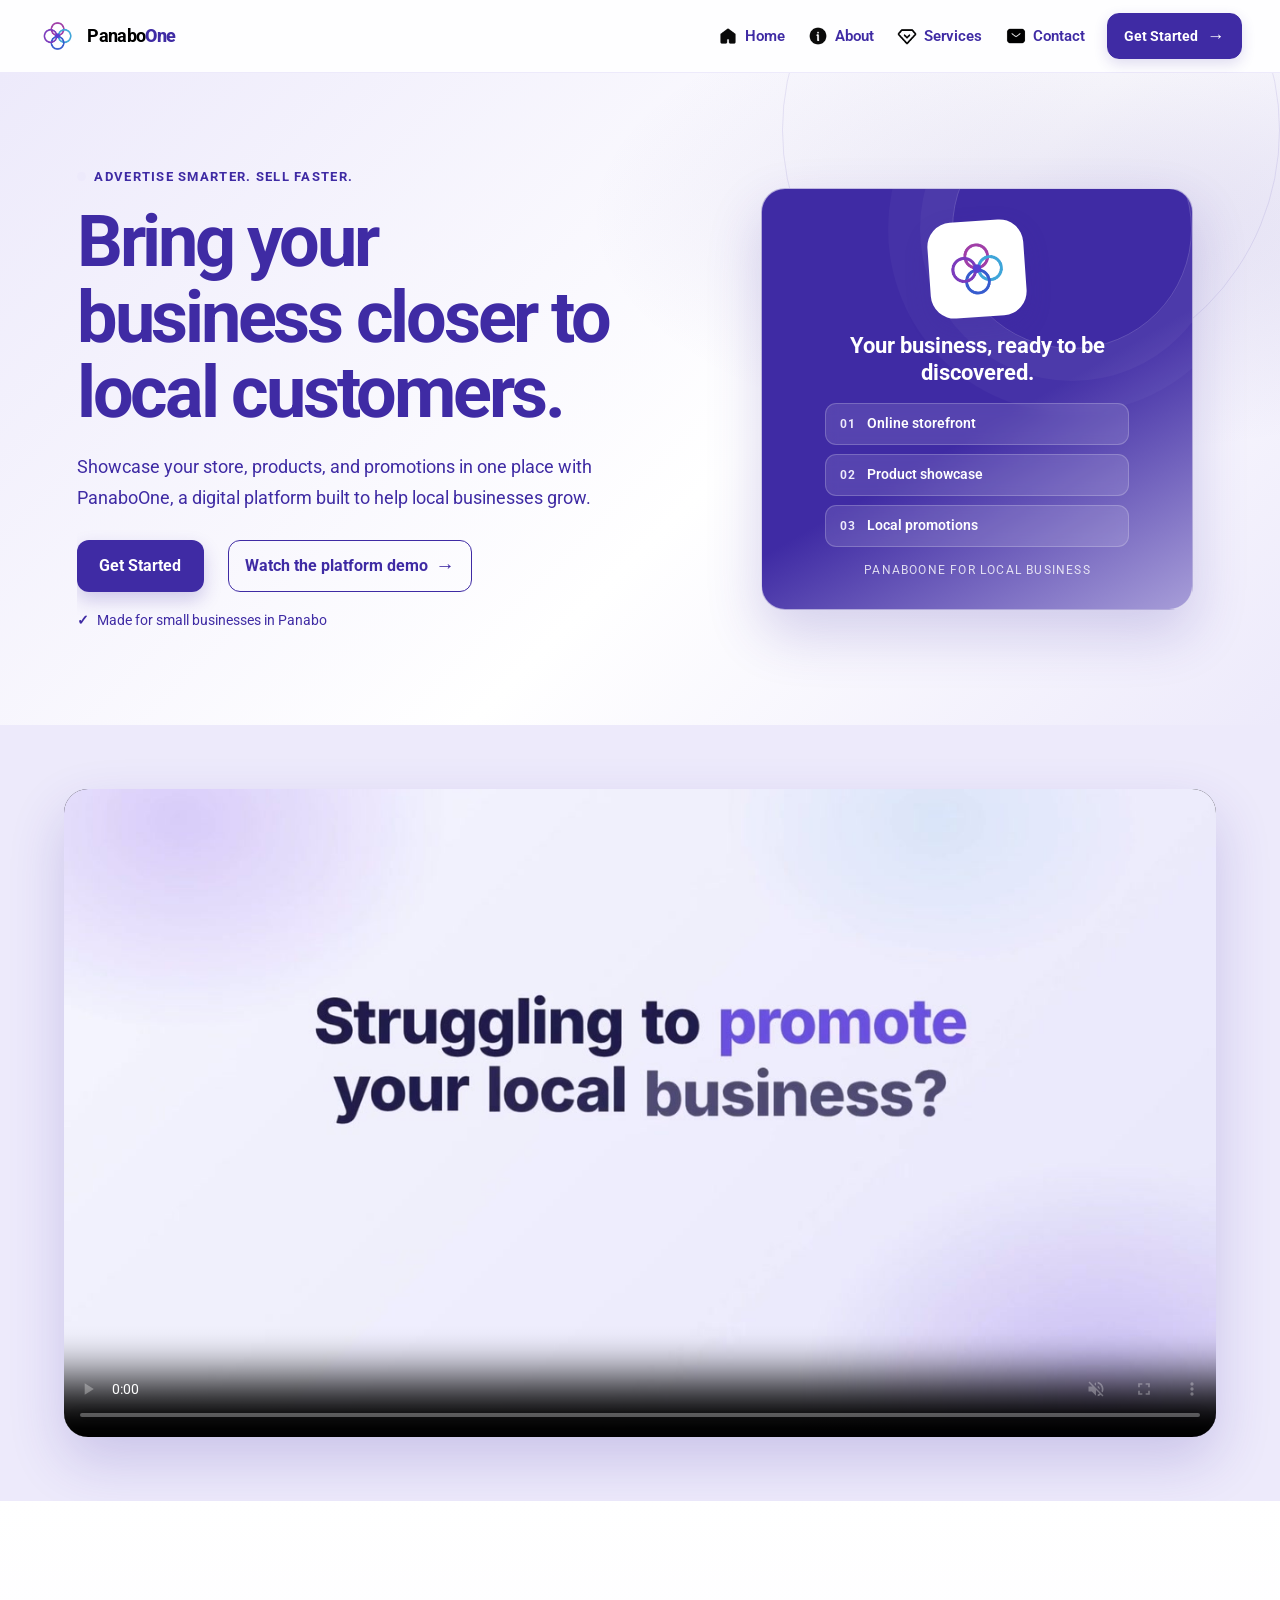
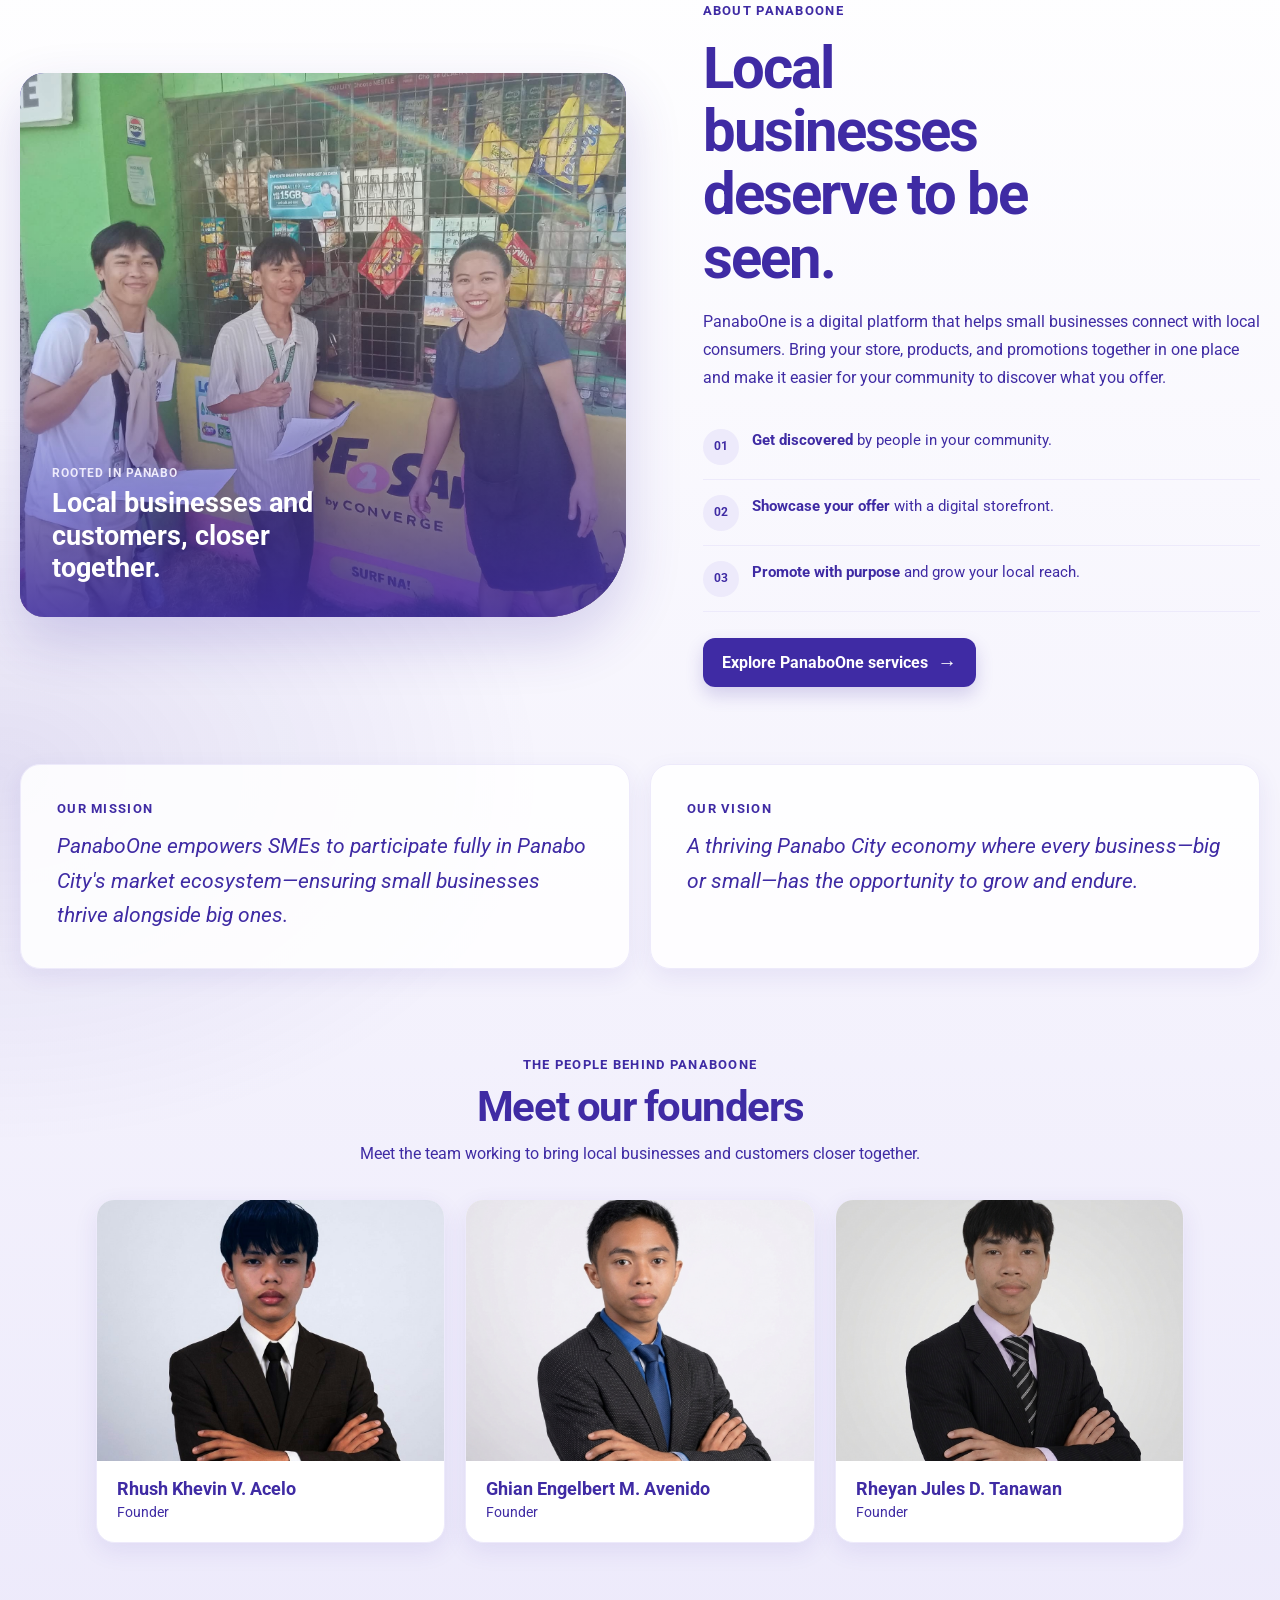
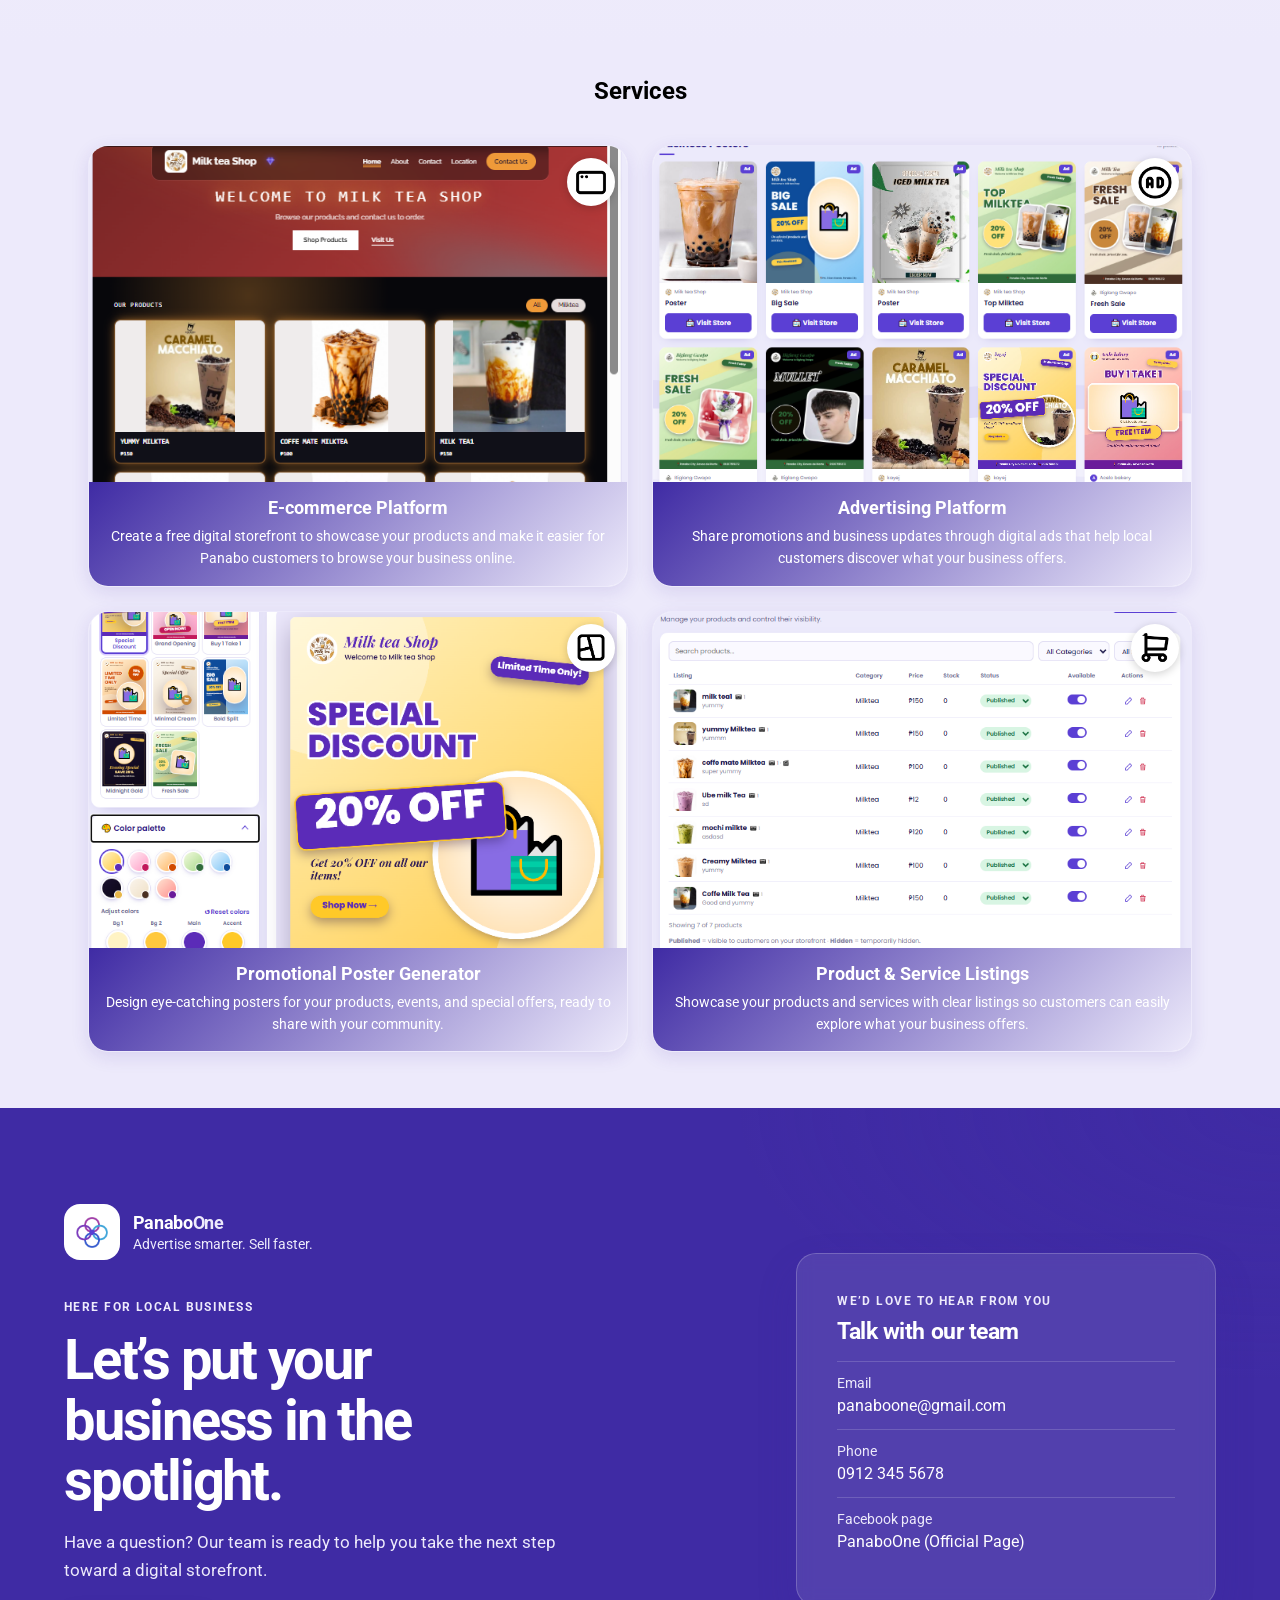
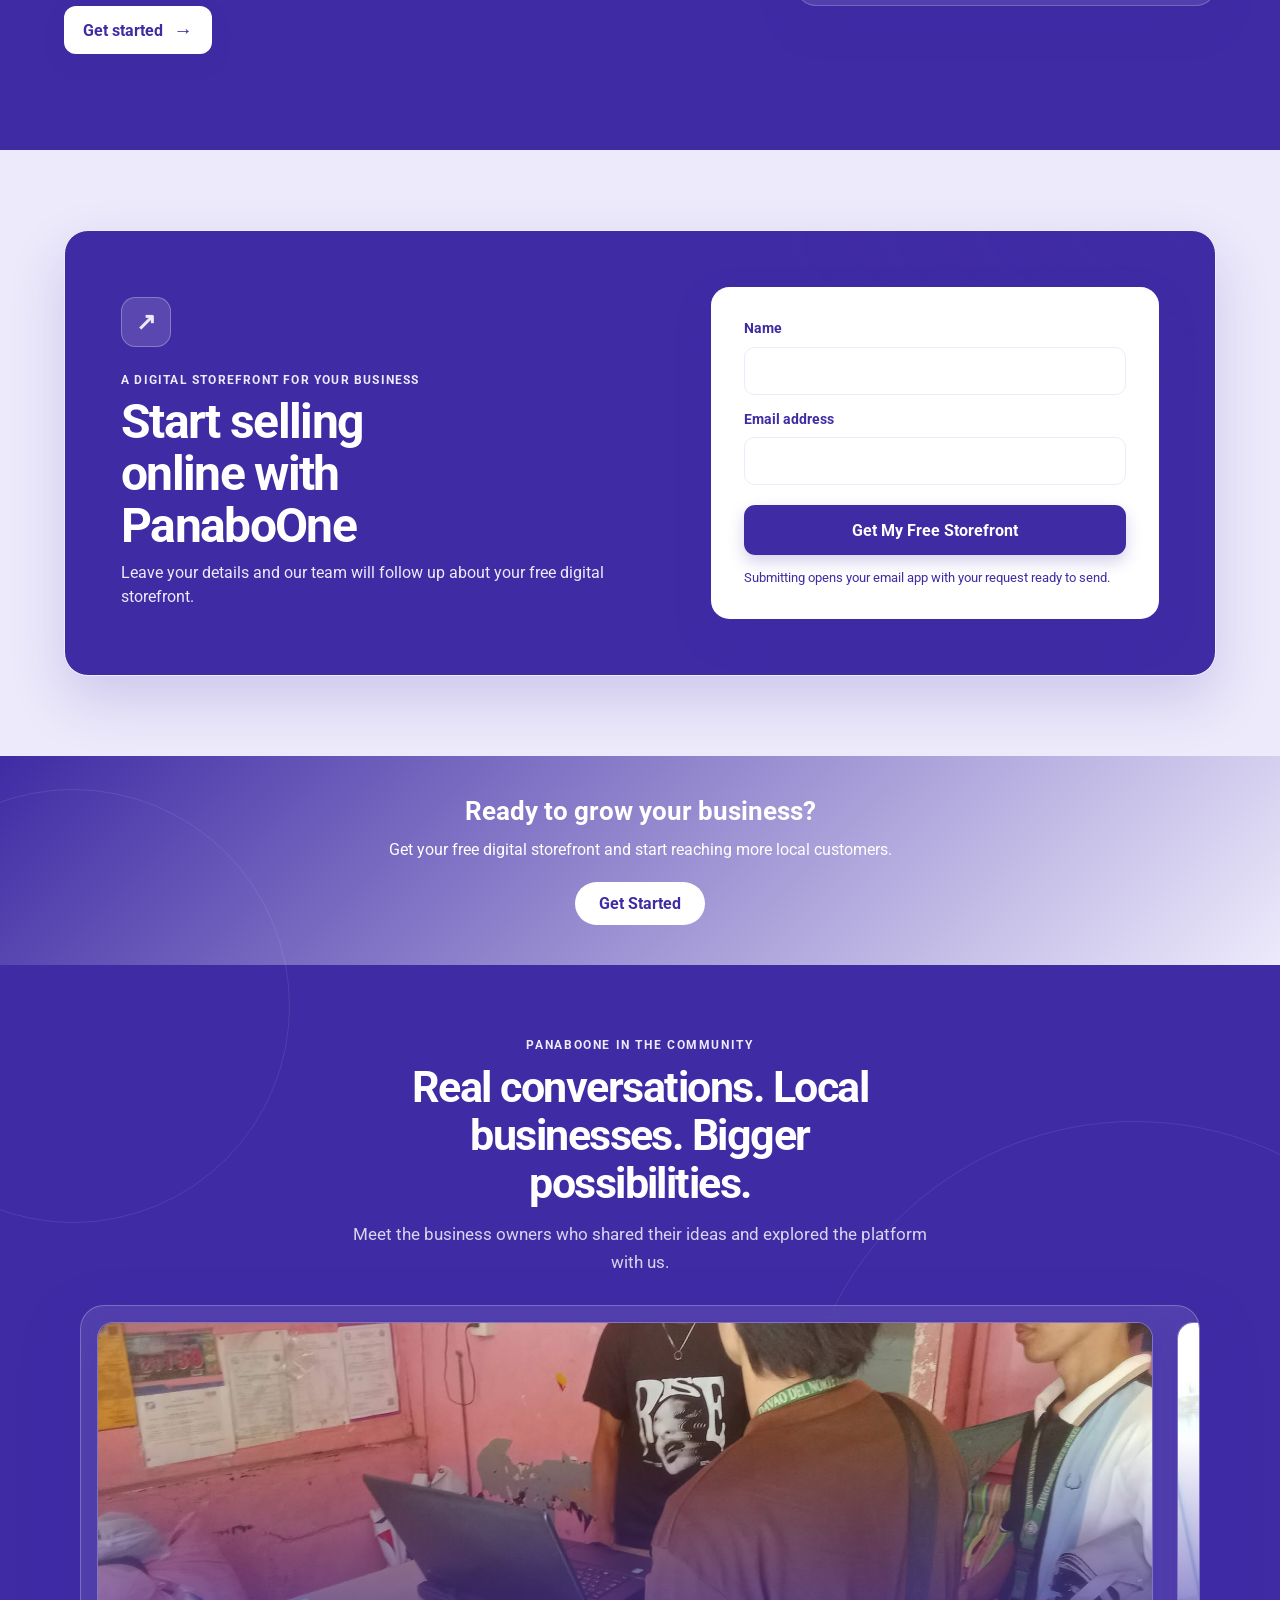
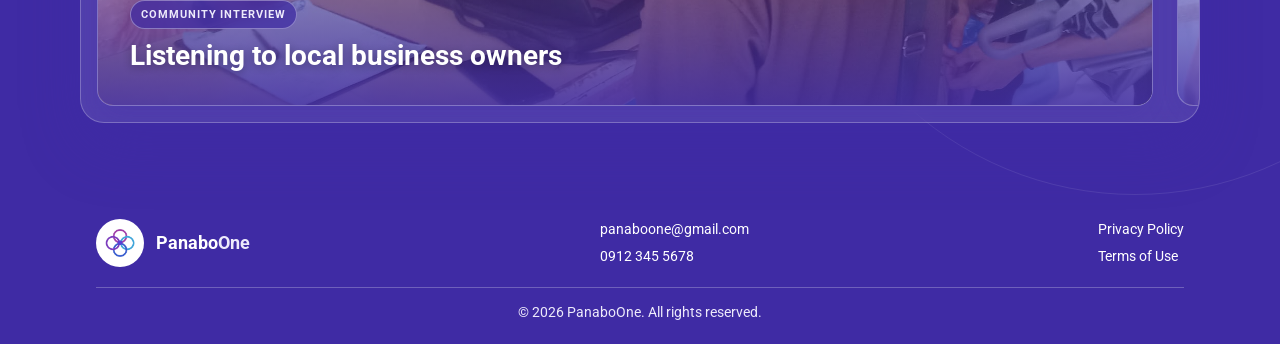
<file: index.html>
<!DOCTYPE html>
<html lang="en">
<head>
    <meta charset="UTF-8">
    <meta name="viewport" content="width=device-width, initial-scale=1.0">
    <title>PanaboOne | Landing Page</title>
    <link rel="stylesheet" href="index.css">
    <link rel="stylesheet" href="https://fonts.googleapis.com/css?family=Roboto">
</head>
<body>
    <header>
        <!-- Navigation wrapper -->
        <div id="nav-container">
            <!-- Brand link -->
            <a class="site-brand" href="#home" aria-label="PanaboOne home">
                <!-- Brand logo -->
                <img src="Assets/Logo-v2.png" alt="" id="logo">
                <span style="font-family: Roboto; font-weight: bold; color: black;">Panabo<strong>One</strong></span>
            </a>
            <!-- Navigation controls -->
            <div id="nav-menu-icon-container">
                <nav id="nav" aria-label="Main navigation" aria-hidden="true">
                    <!-- Navigation panel heading -->
                    <div class="nav-panel-heading">
                        <span>Explore PanaboOne</span>
                        <p>Discover how we help local businesses grow.</p>
                    </div>
                    <ul>
                        <li><a href="#home"><!-- Home icon --><img src="Assets/Home-icon.png" alt="">Home</a></li>
                        <li><a href="#about"><!-- About icon --><img src="Assets/about-icon.png" alt="">About</a></li>
                        <li><a href="#services"><!-- Services icon --><img src="Assets/services-icon.png" alt="">Services</a></li>
                        <li><a href="#contact"><!-- Contact icon --><img src="Assets/contact-icon.png" alt="">Contact</a></li>
                    </ul>
                </nav>
                <!-- Navigation call to action -->
                <a class="nav-cta" href="https://yanyanui.github.io/PanaboOne/CreateAccount/createAccount.html" target="_blank">Get Started <span aria-hidden="true">&rarr;</span></a>
                <button id="nav-btn" type="button" aria-label="Open navigation menu" aria-controls="nav" aria-expanded="false">
                    <!-- Mobile menu icon -->
                    <img src="Assets/menu-icon-black.png" alt="" id="nav-menu-icon">
                </button>
            </div>
        </div>
    </header>
    <!-- Navigation overlay -->
    <button id="nav-overlay" type="button" aria-label="Close navigation menu" tabindex="-1" hidden></button>
    <main>
        <!-- Home hero section -->
        <section id="home" class="sections">
            <!-- Hero layout -->
            <div id="hero-cont">
                <!-- Hero text -->
                <div class="hero-copy">
                    <p class="hero-eyebrow">Advertise smarter. Sell faster.</p>
                    <h1>Bring your business closer to <span>local customers.</span></h1>
                    <p class="hero-description">
                        Showcase your store, products, and promotions in one place with PanaboOne,
                        a digital platform built to help local businesses grow.
                    </p>
                    <!-- Hero actions -->
                    <div class="hero-actions">
                        <!-- Account link -->
                        <a href="https://yanyanui.github.io/PanaboOne/CreateAccount/createAccount.html" target="_blank" id="CTA-btn">Get Started</a>
                        <!-- Demo link -->
                        <a href="./Demo/demo.html" class="demo-button">Watch the platform demo <span aria-hidden="true">&rarr;</span></a>
                    </div>
                    <p class="hero-note">Made for small businesses in Panabo</p>
                </div>
                <!-- Hero visual -->
                <div class="hero-visual" aria-label="Ways PanaboOne helps your business">
                    <!-- Visual glow -->
                    <div class="hero-visual-glow"></div>
                    <!-- Hero logo -->
                    <div class="hero-logo-wrap">
                        <!-- Hero brand image -->
                        <img src="Assets/Logo-v2.png" alt="panaboOne logo">
                    </div>
                    <p class="hero-visual-title">Your business, ready to be discovered.</p>
                    <ul class="hero-feature-list">
                        <li><span aria-hidden="true">01</span> Online storefront</li>
                        <li><span aria-hidden="true">02</span> Product showcase</li>
                        <li><span aria-hidden="true">03</span> Local promotions</li>
                    </ul>
                    <span class="hero-visual-tag">PanaboOne for local business</span>
                </div>
            </div>  
            <!-- Home video -->
            <div class="home-video-container">
                <video
                    class="home-video-player"
                    muted
                    loop
                    playsinline
                    controls
                    preload="none"
                    poster="Assets/SaaSPanabo-poster.jpg"
                    aria-label="PanaboOne promotional video">
                    <source src="Assets/SaaSPanabo-web.mp4" type="video/mp4">
                    Your browser does not support embedded videos.
                </video>
            </div>
        </section>

        <!-- About section -->
        <section id="about" class="sections">
            <!-- About layout -->
            <div class="about-layout">
                <!-- About image -->
                <div class="about-visual">
                    <!-- About team photo -->
                    <img src="Assets/inerview1.jpg" alt="PanaboOne team showcasing digital storefronts inside a local business">
                    <!-- About image caption -->
                    <div class="about-visual-caption">
                        <span>Rooted in Panabo</span>
                        <strong>Local businesses and customers, closer together.</strong>
                    </div>
                </div>
                <!-- About text -->
                <div class="about-copy">
                    <p class="about-eyebrow">About PanaboOne</p>
                    <h2>Local businesses deserve to be seen.</h2>
                    <p>
                        PanaboOne is a digital platform that helps small businesses connect with local consumers.
                        Bring your store, products, and promotions together in one place and make it easier for your
                        community to discover what you offer.
                    </p>
                    <ul class="about-benefits">
                        <li><span aria-hidden="true">01</span><span><strong>Get discovered</strong> by people in your community.</span></li>
                        <li><span aria-hidden="true">02</span><span><strong>Showcase your offer</strong> with a digital storefront.</span></li>
                        <li><span aria-hidden="true">03</span><span><strong>Promote with purpose</strong> and grow your local reach.</span></li>
                    </ul>
                    <!-- Services link -->
                    <a class="about-cta" href="#services">Explore PanaboOne services <span aria-hidden="true">&rarr;</span></a>
                </div>
            </div>
            <!-- Mission and vision -->
            <div class="about-purpose" aria-label="PanaboOne mission and vision">
                <article class="purpose-card" aria-labelledby="mission-heading">
                    <h3 id="mission-heading">Our Mission</h3>
                    <p><em>PanaboOne empowers SMEs to participate fully in Panabo City's market ecosystem—ensuring small businesses thrive alongside big ones.</em></p>
                </article>
                <article class="purpose-card" aria-labelledby="vision-heading">
                    <h3 id="vision-heading">Our Vision</h3>
                    <p><em>A thriving Panabo City economy where every business—big or small—has the opportunity to grow and endure.</em></p>
                </article>
            </div>
            <!-- Founders section -->
            <div class="founders-section" aria-labelledby="founders-heading">
                <!-- Founders heading -->
                <div class="founders-heading">
                    <p class="about-eyebrow">The people behind PanaboOne</p>
                    <h2 id="founders-heading">Meet our founders</h2>
                    <p>Meet the team working to bring local businesses and customers closer together.</p>
                </div>
                <!-- Founders grid -->
                <div class="founders-grid">
                    <article class="founder-card">
                        <!-- Rhush Khevin portrait -->
                        <img src="Assets/founders-1.jpg" alt="Portrait of founder Adrian Santos" loading="lazy">
                        <!-- Rhush Khevin details -->
                        <div class="founder-info">
                            <h3>Rhush Khevin V. Acelo</h3>
                            <p>Founder</p>
                        </div>
                    </article>
                    <article class="founder-card">
                        <!-- Ghian Avenido portrait -->
                        <img src="Assets/founders-2.jpg" alt="Portrait of founder Camille Reyes" loading="lazy">
                        <!-- Ghian Avenido details -->
                        <div class="founder-info">
                            <h3>Ghian Engelbert M. Avenido</h3>
                            <p>Founder</p>
                        </div>
                    </article>
                    <article class="founder-card">
                        <!-- Rheyan Tanawan portrait -->
                        <img src="Assets/founders-3.jpg" alt="Portrait of founder Marco Villanueva" loading="lazy">
                        <!-- Rheyan Tanawan details -->
                        <div class="founder-info">
                            <h3>Rheyan Jules D. Tanawan</h3>
                            <p>Founder</p>
                        </div>
                    </article>
                </div>
            </div>
        </section>

        <!-- Services section -->
        <section id="services">
            <h1 >Services</h1>
            <!-- Services grid -->
            <div id="carousel-container" class="services-grid">
                <!-- E-commerce service -->
                <div class="carousel-card">
                    <!-- E-commerce icon -->
                    <img class="service-icons" src="Assets/App Window.png" alt="e-commerce icon">
                    <!-- E-commerce preview -->
                    <div class="carousel-img-container">
                        <img  class="service-img" src="Assets/storefront.png" alt="e-commerce platform">
                    </div>
                    <!-- E-commerce details -->
                    <div class="carousel-description">
                        <h2>E-commerce Platform</h2>
                        <p>Create a free digital storefront to showcase your products and make it easier for Panabo customers to browse your business online.</p>
                    </div>
                </div>
                <!-- Advertising service -->
                <div class="carousel-card">
                    <!-- Advertising icon -->
                    <img class="service-icons" src="Assets/Ad Circle.png" alt="e-commerce icon">
                    <!-- Advertising preview -->
                    <div class="carousel-img-container">
                        <img  class="service-img" src="Assets/advertisements.png" alt="e-commerce platform">
                    </div>
                    <!-- Advertising details -->
                    <div class="carousel-description">
                        <h2>Advertising Platform</h2>
                        <p>Share promotions and business updates through digital ads that help local customers discover what your business offers.</p>
                    </div>
                </div>
                <!-- Poster generator service -->
                <div class="carousel-card">
                    <!-- Poster icon -->
                    <img class="service-icons" src="Assets/Layout Collage.png" alt="e-commerce icon">
                    <!-- Poster preview -->
                    <div class="carousel-img-container">
                        <img  class="service-img" src="Assets/Promotional-generation.png" alt="e-commerce platform">
                    </div>
                    <!-- Poster details -->
                    <div class="carousel-description">
                        <h2>Promotional Poster Generator</h2>
                        <p>Design eye-catching posters for your products, events, and special offers, ready to share with your community.</p>
                    </div>
                </div>
                <!-- Listings service -->
                <div class="carousel-card">
                    <!-- Listings icon -->
                    <img class="service-icons" src="Assets/Shopping Cart.png" alt="e-commerce icon">
                    <!-- Listings preview -->
                    <div class="carousel-img-container">
                        <img  class="service-img" src="Assets/product-list.png" alt="e-commerce platform">
                    </div>
                    <!-- Listings details -->
                    <div class="carousel-description">
                        <h2>Product &amp; Service Listings</h2>
                        <p>Showcase your products and services with clear listings so customers can easily explore what your business offers.</p>
                    </div>
                </div>
            </div>

        </section>

        <!-- Contact section -->
        <section id="contact" aria-labelledby="contact-heading">
            <!-- Contact layout -->
            <div class="contact-layout">
                <!-- Contact introduction -->
                <div class="contact-intro">
                    <!-- Contact brand -->
                    <div class="contact-brand">
                        <!-- Contact brand logo -->
                        <img src="Assets/Logo-v2.png" alt="">
                        <!-- Contact brand name -->
                        <div>
                            <h2>Panabo<span>One</span></h2>
                            <p>Advertise smarter. Sell faster.</p>
                        </div>
                    </div>
                    <p class="contact-eyebrow">Here for local business</p>
                    <h2 id="contact-heading">Let’s put your business in the spotlight.</h2>
                    <p class="contact-description">Have a question? Our team is ready to help you take the next step toward a digital storefront.</p>
                    <!-- Contact call to action -->
                    <a class="contact-cta" href="https://yanyanui.github.io/PanaboOne/CreateAccount/createAccount.html" target="_blank">Get started <span aria-hidden="true">&rarr;</span></a>
                </div>
                <!-- Contact details -->
                <div class="contact-details">
                    <p class="contact-details-eyebrow">We’d love to hear from you</p>
                    <h3>Talk with our team</h3>
                    <ul>
                        <li>
                            <span>Email</span>
                            <!-- Email link -->
                            <a href="mailto:panaboone@gmail.com">panaboone@gmail.com</a>
                        </li>
                        <li>
                            <span>Phone</span>
                            <!-- Phone link -->
                            <a href="tel:+639123455678">0912 345 5678</a>
                        </li>
                        <li>
                            <span>Facebook page</span>
                            <!-- Facebook link -->
                            <a href="https://www.facebook.com/profile.php?id=61596672921674" target="_blank"><p>PanaboOne (Official Page)</p></a>
                        </li>
                    </ul>
                </div>
            </div>
        </section>

        <!-- Lead capture section -->
        <section id="lead-capture" aria-labelledby="lead-capture-heading">
            <!-- Lead capture copy -->
            <div class="lead-capture-copy">
                <p class="lead-capture-eyebrow">A digital storefront for your business</p>
                <h2 id="lead-capture-heading">Start selling online with PanaboOne</h2>
                <p>Leave your details and our team will follow up about your free digital storefront.</p>
            </div>
            <form id="lead-form">
                <!-- Name field -->
                <label for="lead-name">Name</label>
                <input id="lead-name" name="name" type="text" autocomplete="name" required>

                <!-- Email field -->
                <label for="lead-email">Email address</label>
                <input id="lead-email" name="email" type="email" autocomplete="email" required>

                <!-- Submit request -->
                <button type="submit">Get My Free Storefront</button>
                <p class="lead-form-note">Submitting opens your email app with your request ready to send.</p>
            </form>
        </section>

        <!-- Final call to action -->
        <section id="final-cta" aria-labelledby="final-cta-heading">
            <h2 id="final-cta-heading">Ready to grow your business?</h2>
            <p>Get your free digital storefront and start reaching more local customers.</p>
            <!-- Final account link -->
            <a href="https://yanyanui.github.io/PanaboOne/CreateAccount/createAccount.html" target="_blank">Get Started</a>
        </section>
        <!-- Community showcase -->
        <div class="home-cont">
            <!-- Showcase heading -->
            <div class="showcase-heading">
                <p class="showcase-eyebrow">PanaboOne in the community</p>
                <h2>Real conversations. Local businesses. Bigger possibilities.</h2>
                <p>Meet the business owners who shared their ideas and explored the platform with us.</p>
            </div>
            <!-- Community carousel -->
            <div class="home-slideshow" id="home-slideshow" role="region" aria-label="PanaboOne interviews and platform testing" aria-roledescription="carousel">
                <!-- Carousel track -->
                <div class="slideshow-track">
                    <!-- Primary slideshow set -->
                    <div class="slideshow-set">
                        <figure class="slideshow-slide">
                            <!-- Community meeting -->
                            <img src="Assets/CV2.jpg" alt="Community members meeting with the PanaboOne team">
                            <figcaption><span>Community interview</span>Listening to local business owners</figcaption>
                        </figure>
                        <figure class="slideshow-slide">
                            <!-- Platform viewing -->
                            <img src="Assets/CV10.jpg" alt="Community members viewing the PanaboOne platform">
                            <figcaption><span>Platform walkthrough</span>Exploring PanaboOne together</figcaption>
                        </figure>
                        <figure class="slideshow-slide">
                            <!-- Laptop feedback -->
                            <img src="Assets/CV6.jpg" alt="A community member using a laptop during a PanaboOne visit">
                            <figcaption><span>Local user feedback</span>Ideas that help shape the experience</figcaption>
                        </figure>
                        <figure class="slideshow-slide">
                            <!-- Community demo -->
                            <img src="Assets/CV3.jpg" alt="The PanaboOne team speaking with community members">
                            <figcaption><span>Community demo</span>Bringing local businesses online</figcaption>
                        </figure>
                        <figure class="slideshow-slide">
                            <!-- Promotional image -->
                            <img src="Assets/promote-img.jpg" alt="PanaboOne promotional image featuring local businesses">
                            <figcaption><span>Made for Panabo</span>A brighter way to be discovered</figcaption>
                        </figure>
                    </div>
                    <!-- Repeated slideshow set -->
                    <div class="slideshow-set" aria-hidden="true">
                        <figure class="slideshow-slide">
                            <!-- Repeated community meeting -->
                            <img src="Assets/CV2.jpg" alt="">
                            <figcaption><span>Community interview</span>Listening to local business owners</figcaption>
                        </figure>
                        <figure class="slideshow-slide">
                            <!-- Repeated platform viewing -->
                            <img src="Assets/CV10.jpg" alt="">
                            <figcaption><span>Platform walkthrough</span>Exploring PanaboOne together</figcaption>
                        </figure>
                        <figure class="slideshow-slide">
                            <!-- Repeated laptop feedback -->
                            <img src="Assets/CV6.jpg" alt="">
                            <figcaption><span>Local user feedback</span>Ideas that help shape the experience</figcaption>
                        </figure>
                        <figure class="slideshow-slide">
                            <!-- Repeated community demo -->
                            <img src="Assets/CV3.jpg" alt="">
                            <figcaption><span>Community demo</span>Bringing local businesses online</figcaption>
                        </figure>
                        <figure class="slideshow-slide">
                            <!-- Repeated promotional image -->
                            <img src="Assets/promote-img.jpg" alt="">
                            <figcaption><span>Made for Panabo</span>A brighter way to be discovered</figcaption>
                        </figure>
                    </div>
                </div>
            </div>
        </div>
    </main>
    <script src="index.js"></script>
    <footer id="site-footer">
        <!-- Footer main content -->
        <div class="footer-main">
            <!-- Footer brand link -->
            <a class="footer-brand" href="#home" aria-label="PanaboOne home">
                <!-- Footer brand logo -->
                <img src="Assets/Logo-v2.png" alt="">
                <strong>Panabo<span>One</span></strong>
            </a>
            <!-- Footer contact links -->
            <address class="footer-contact">
                <!-- Footer email link -->
                <a href="mailto:panaboone@gmail.com">panaboone@gmail.com</a>
                <!-- Footer phone link -->
                <a href="tel:+639123455678">0912 345 5678</a>
            </address>
            <!-- Footer legal links -->
            <nav class="footer-legal" aria-label="Legal">
                <!-- Privacy policy link -->
                <a href="./Privacy-Terms/privacy-policy.html">Privacy Policy</a>
                <!-- Terms of use link -->
                <a href="./Privacy-Terms/terms-of-use.html">Terms of Use</a>
            </nav>
        </div>
        <p class="footer-copyright">&copy; 2026 PanaboOne. All rights reserved.</p>
    </footer>
</body>
</html>
</file>
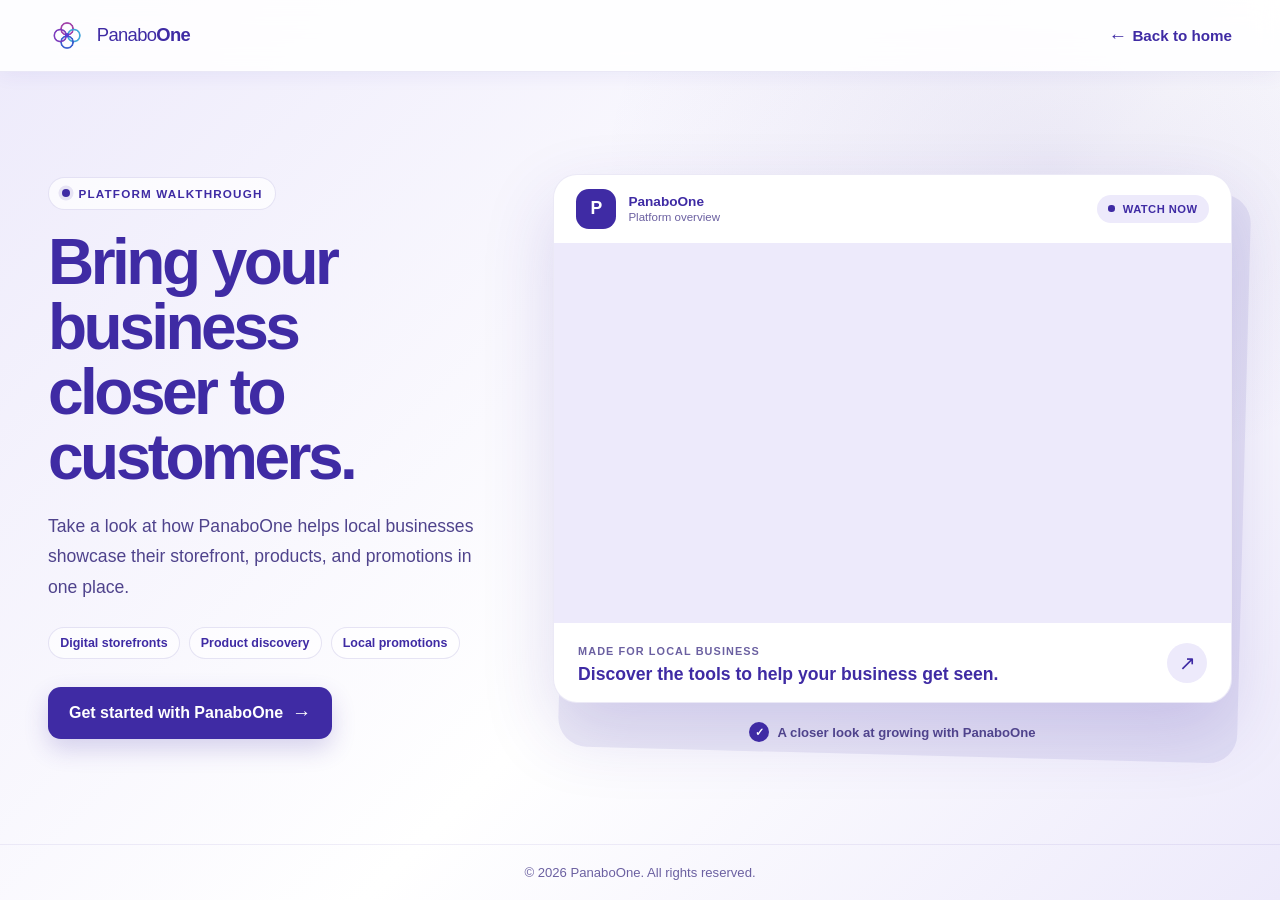
<file: Demo/demo.html>
<!DOCTYPE html>
<html lang="en">
<head>
    <meta charset="UTF-8">
    <meta name="viewport" content="width=device-width, initial-scale=1.0">
    <meta name="description" content="Watch a demonstration of how to use the PanaboOne platform.">
    <title>Platform Demo | PanaboOne</title>
    <link rel="stylesheet" href="demo.css">
</head>
<body>
    <header class="demo-header">
        <!-- Demo brand link -->
        <a class="demo-brand" href="index.html" aria-label="PanaboOne home">
            <!-- Demo logo -->
            <img src="../Assets/Logo-v2.png" alt="">
            <span>Panabo<strong>One</strong></span>
        </a>
        <!-- Return link -->
        <a class="back-link" href="../index.html"><span aria-hidden="true">&larr;</span> Back to home</a>
    </header>
    <main class="demo-main">
        <!-- Demo section -->
        <section class="demo-content" aria-labelledby="demo-heading">
            <!-- Demo introduction -->
            <div class="demo-copy">
                <p class="demo-eyebrow"><span aria-hidden="true"></span> Platform walkthrough</p>
                <h1 id="demo-heading">Bring your business <span>closer to customers.</span></h1>
                <p class="demo-intro">Take a look at how PanaboOne helps local businesses showcase their storefront, products, and promotions in one place.</p>
                <ul class="demo-highlights" aria-label="What you can explore">
                    <li>Digital storefronts</li>
                    <li>Product discovery</li>
                    <li>Local promotions</li>
                </ul>
                <!-- Get started link -->
                <a class="demo-cta" href="https://panaboone.vercel.app/CreateAccount/createAccount.html" target="_blank" rel="noopener noreferrer">Get started with PanaboOne <span aria-hidden="true">&rarr;</span></a>
            </div>
            <!-- Video showcase -->
            <div class="video-showcase">
                <!-- Video card -->
                <div class="video-card">
                    <!-- Video toolbar -->
                    <div class="video-toolbar">
                        <div class="video-brand-mark" aria-hidden="true">P</div>
                        <div class="video-toolbar-copy">
                            <strong>PanaboOne</strong>
                            <span>Platform overview</span>
                        </div>
                        <span class="video-badge"><span aria-hidden="true"></span> Watch now</span>
                    </div>
                    <!-- Embedded video -->
                    <div class="video-frame">
                        <iframe src="https://www.facebook.com/plugins/video.php?height=314&href=https%3A%2F%2Fwww.facebook.com%2Freel%2F2085070168881008%2F&show_text=false&width=560&t=0"
                         width="560" height="314" style="border:none;overflow:hidden"
                         scrolling="no" frameborder="0" allowfullscreen="true" allow="autoplay;
                         clipboard-write; encrypted-media; picture-in-picture; web-share"
                         allowFullScreen="true">
                        </iframe>
                    </div>
                    <!-- Video caption -->
                    <div class="video-caption">
                        <div>
                            <span class="video-caption-label">Made for local business</span>
                            <p>Discover the tools to help your business get seen.</p>
                        </div>
                        <span class="video-caption-arrow" aria-hidden="true">&nearr;</span>
                    </div>
                </div>
                <p class="video-note"><span aria-hidden="true">&#10003;</span> A closer look at growing with PanaboOne</p>
            </div>
        </section>
    </main>
    <footer class="demo-footer">
        <p>&copy; 2026 PanaboOne. All rights reserved.</p>
    </footer>
</body>
</html>
</file>
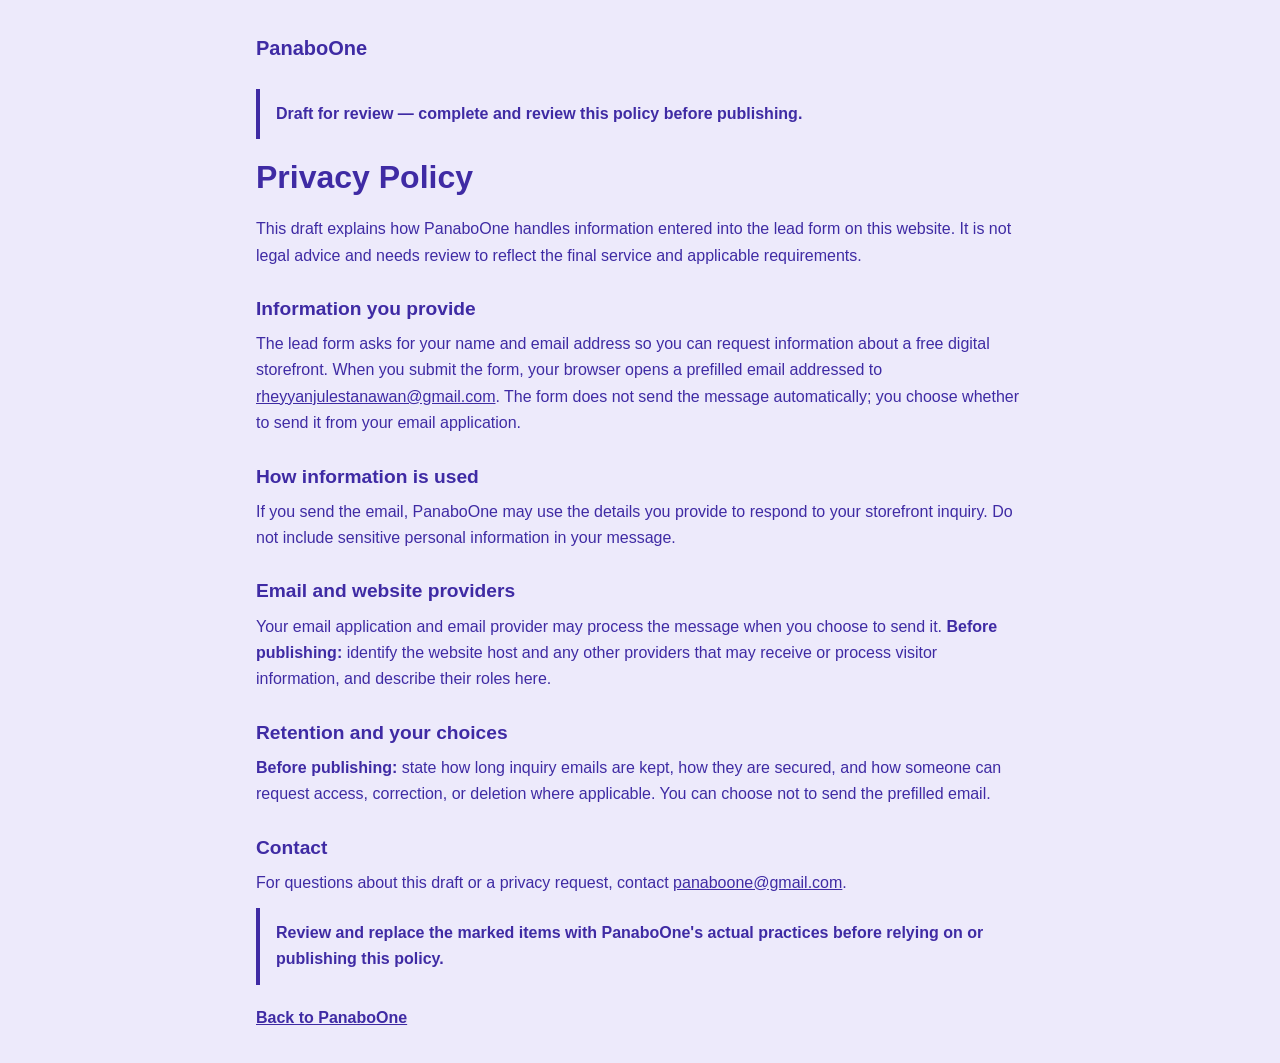
<file: Privacy-Terms/privacy-policy.html>
<!DOCTYPE html>
<html lang="en">
<head>
    <meta charset="UTF-8">
    <meta name="viewport" content="width=device-width, initial-scale=1.0">
    <title>Privacy Policy Draft | PanaboOne</title>
    <link rel="stylesheet" href="../index.css">
</head>
<body class="policy-theme">
    <main class="policy-page">
        <!-- Policy brand link -->
        <a class="policy-brand" href="../index.html">Panabo<span>One</span></a>
        <p class="policy-draft-notice">Draft for review — complete and review this policy before publishing.</p>
        <h1>Privacy Policy</h1>
        <p>This draft explains how PanaboOne handles information entered into the lead form on this website. It is not legal advice and needs review to reflect the final service and applicable requirements.</p>

        <h2>Information you provide</h2>
        <p>The lead form asks for your name and email address so you can request information about a free digital storefront. When you submit the form, your browser opens a prefilled email addressed to <!-- Email address link --><a href="mailto:rheyyanjulestanawan@gmail.com">rheyyanjulestanawan@gmail.com</a>. The form does not send the message automatically; you choose whether to send it from your email application.</p>

        <h2>How information is used</h2>
        <p>If you send the email, PanaboOne may use the details you provide to respond to your storefront inquiry. Do not include sensitive personal information in your message.</p>

        <h2>Email and website providers</h2>
        <p>Your email application and email provider may process the message when you choose to send it. <strong>Before publishing:</strong> identify the website host and any other providers that may receive or process visitor information, and describe their roles here.</p>

        <h2>Retention and your choices</h2>
        <p><strong>Before publishing:</strong> state how long inquiry emails are kept, how they are secured, and how someone can request access, correction, or deletion where applicable. You can choose not to send the prefilled email.</p>

        <h2>Contact</h2>
        <p>For questions about this draft or a privacy request, contact <!-- Contact email link --><a href="mailto:panaboone@gmail.com">panaboone@gmail.com</a>.</p>

        <p class="policy-review-note">Review and replace the marked items with PanaboOne's actual practices before relying on or publishing this policy.</p>
        <!-- Policy return link -->
        <a class="policy-back-link" href="../index.html">Back to PanaboOne</a>
    </main>
</body>
</html>
</file>
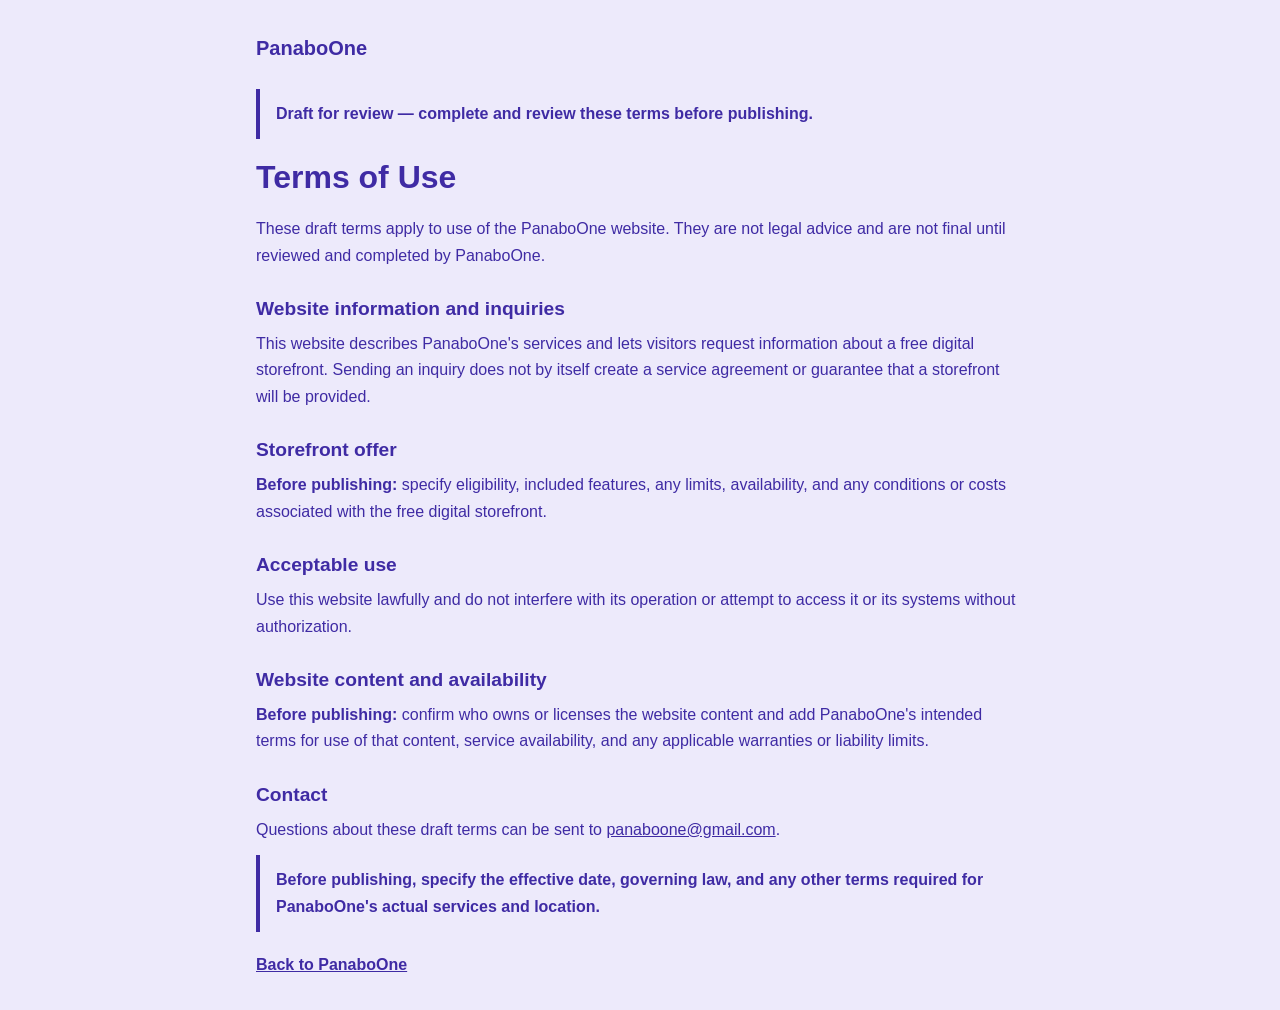
<file: Privacy-Terms/terms-of-use.html>
<!DOCTYPE html>
<html lang="en">
<head>
    <meta charset="UTF-8">
    <meta name="viewport" content="width=device-width, initial-scale=1.0">
    <title>Terms of Use Draft | PanaboOne</title>
    <link rel="stylesheet" href="../index.css">
</head>
<body class="policy-theme">
    <main class="policy-page">
        <!-- Terms brand link -->
        <a class="policy-brand" href="../index.html">Panabo<span>One</span></a>
        <p class="policy-draft-notice">Draft for review — complete and review these terms before publishing.</p>
        <h1>Terms of Use</h1>
        <p>These draft terms apply to use of the PanaboOne website. They are not legal advice and are not final until reviewed and completed by PanaboOne.</p>

        <h2>Website information and inquiries</h2>
        <p>This website describes PanaboOne's services and lets visitors request information about a free digital storefront. Sending an inquiry does not by itself create a service agreement or guarantee that a storefront will be provided.</p>

        <h2>Storefront offer</h2>
        <p><strong>Before publishing:</strong> specify eligibility, included features, any limits, availability, and any conditions or costs associated with the free digital storefront.</p>

        <h2>Acceptable use</h2>
        <p>Use this website lawfully and do not interfere with its operation or attempt to access it or its systems without authorization.</p>

        <h2>Website content and availability</h2>
        <p><strong>Before publishing:</strong> confirm who owns or licenses the website content and add PanaboOne's intended terms for use of that content, service availability, and any applicable warranties or liability limits.</p>

        <h2>Contact</h2>
        <p>Questions about these draft terms can be sent to <!-- Contact email link --><a href="mailto:panaboone@gmail.com">panaboone@gmail.com</a>.</p>

        <p class="policy-review-note">Before publishing, specify the effective date, governing law, and any other terms required for PanaboOne's actual services and location.</p>
        <!-- Terms return link -->
        <a class="policy-back-link" href="../index.html">Back to PanaboOne</a>
    </main>
</body>
</html>
</file>
<file: index.css>
/* Global reset */
*{
    box-sizing: border-box;
    margin: 0;
    padding: 0;
}
html{
    scroll-behavior: smooth;
    overflow-x: clip;
}
body{
    overflow-x: clip;
    background-color: #edeafb;
}
:root{
    --themecolor: linear-gradient(to right, #3f2ba4, #edeafb);
    --main-font: 'Roboto', sans-serif;
}


/* Header */
header{
    display: flex;
    align-items: center;
    justify-content: center;
    width: 100%;
    border-bottom: 1px solid #edeafb;
    background: rgba(255, 255, 255, 0.96);
    box-shadow: 0 4px 18px rgba(63, 43, 164, 0.06);
    font-family: var(--main-font);
}
#nav-menu-icon{
    display: block;
    width: 1.4rem;
    height: 1.4rem;
    object-fit: contain;
}
#nav-container{
    width: 100%;
    max-width: 88rem;
    min-height: 4.5rem;
    display: flex;
    align-items: center;
    justify-content: space-between;
    gap: 1rem;
    margin: 0 auto;
    padding: 0 clamp(1rem, 3vw, 2.5rem);
}
.site-brand{
    display: flex;
    align-items: center;
    flex: 0 0 auto;
    gap: 0.65rem;
    color: #3f2ba4;
    font-size: 1.15rem;
    font-weight: 500;
    letter-spacing: -0.035em;
    text-decoration: none;
}
.site-brand strong{
    color: #3f2ba4;
    font-weight: 800;
}
#nav-menu-icon-container{
    display: flex;
    align-items: center;
    justify-content: flex-end;
    gap: 0.75rem;
    flex: 0 0 auto;
}
#nav-menu-icon-container button{
    display: grid;
    place-items: center;
    width: 2.75rem;
    height: 2.75rem;
    border: 1px solid #edeafb;
    border-radius: 0.8rem;
    background: #fff;
    cursor: pointer;
    position: relative;
    z-index: 102;
    transition: background-color 160ms ease, border-color 160ms ease, box-shadow 160ms ease;
}
#nav-menu-icon-container button:hover{
    border-color: #edeafb;
    background: #edeafb;
    box-shadow: 0 4px 12px rgba(63, 43, 164, 0.1);
}
#nav-menu-icon-container button:focus-visible,
.site-brand:focus-visible,
.nav-cta:focus-visible{
    outline: 3px solid #3f2ba4;
    outline-offset: 3px;
}
#logo{
    width: 2.4rem;
    height: auto;
    flex: 0 0 auto;
}
.nav-cta{
    display: none;
}
#nav{
    display: flex;
    position: fixed;
    top: 0;
    right: 0;
    z-index: 101;
    width: min(22rem, 88vw);
    height: 100vh;
    height: 100dvh;
    flex-direction: column;
    gap: 1.5rem;
    padding: 6rem 1.25rem 1.5rem;
    background: #fff;
    box-shadow: -8px 0 30px rgba(63, 43, 164, 0.2);
    font-family: var(--main-font);
    font-size: 1rem;
    transform: translateX(105%);
    visibility: hidden;
    transition: transform 250ms ease, visibility 250ms ease;
}
#nav li{
    list-style: none;
}
#nav ul{
    display: flex;
    flex-direction: column;
    gap: 0.75rem;
    width: 100%;
}
#nav li>a{
    display: flex;
    align-items: center;
    gap: 0.85rem;
    min-height: 3.25rem;
    padding: 0.65rem 0.75rem;
    border-radius: 0.75rem;
    color: #3f2ba4;
    font-weight: 600;
    text-decoration: none;
    transition: background-color 150ms ease, color 150ms ease;
}
#nav li>a:hover,
#nav li>a:focus-visible{
    background: #edeafb;
    color: #3f2ba4;
}
#nav li>a img{
    width: 1.6rem;
    height: 1.6rem;
    object-fit: contain;
}
.nav-panel-heading{
    display: flex;
    flex-direction: column;
    gap: 0.45rem;
    padding: 0.25rem 0.75rem 1rem;
    border-bottom: 1px solid #edeafb;
}
.nav-panel-heading span{
    color: #3f2ba4;
    font-size: 1.2rem;
    font-weight: 750;
}
.nav-panel-heading p{
    color: #3f2ba4;
    font-size: 0.9rem;
    line-height: 1.5;
}
#nav.nav-visible{
    transform: translateX(0);
    visibility: visible;
}
#nav-overlay{
    position: fixed;
    inset: 0;
    z-index: 100;
    width: 100%;
    height: 100%;
    border: 0;
    background: rgba(63, 43, 164, 0.58);
    cursor: pointer;
    opacity: 0;
    transition: opacity 250ms ease;
}
#nav-overlay.overlay-visible{
    opacity: 1;
}
body.nav-open{
    overflow: hidden;
}
@media (prefers-reduced-motion: reduce){
    #nav,
    #nav-overlay{
        transition-duration: 0.01ms;
    }
}
@media (min-width: 900px){
    #nav-menu-icon-container{
        width: auto;
    }
    #nav-menu-icon-container #nav-btn{
        display: none;
    }
    .nav-cta{
        display: inline-flex;
        align-items: center;
        justify-content: center;
        gap: 0.55rem;
        min-height: 2.8rem;
        padding: 0.7rem 1rem;
        border: 1px solid #3f2ba4;
        border-radius: 0.75rem;
        background: linear-gradient(110deg, #3f2ba4, #3f2ba4);
        box-shadow: 0 5px 14px rgba(63, 43, 164, 0.16);
        color: #fff;
        font-family: var(--main-font);
        font-size: 0.9rem;
        font-weight: 700;
        text-decoration: none;
        white-space: nowrap;
        transition: transform 160ms ease, box-shadow 160ms ease;
    }
    .nav-cta:hover{
        transform: translateY(-1px);
        box-shadow: 0 8px 18px rgba(63, 43, 164, 0.23);
    }
    .nav-cta span{
        font-size: 1.1rem;
    }
    #nav-menu-icon-container #nav{
        position: static;
        width: auto;
        height: auto;
        flex-direction: row;
        align-items: center;
        gap: 0;
        padding: 0;
        transform: none;
        visibility: visible;
        border-radius: 0;
        background: transparent;
        box-shadow: none;
    }
    #nav .nav-panel-heading{
        display: none;
    }
    #nav ul{
        flex-direction: row;
        gap: 0.15rem;
        width: auto;
    }
    #nav li>a{
        gap: 0.45rem;
        min-height: 2.65rem;
        padding: 0.55rem 0.65rem;
        white-space: nowrap;
        font-size: 0.92rem;
    }
    #nav li>a img{
        width: 1.25rem;
        height: 1.25rem;
    }
}
/* Home hero section */
#home{
    width: 100%;
    height: auto;
    display: flex;
    flex-direction: column;
    font-family: var(--main-font);
}
#hero-cont{
    position: relative;
    isolation: isolate;
    display: grid;
    grid-template-columns: minmax(0, 1fr);
    align-items: center;
    gap: 2rem;
    width: 100%;
    max-width: 80rem;
    min-height: 34rem;
    margin: 0 auto;
    padding: clamp(2.5rem, 8vw, 6rem) clamp(1.25rem, 6vw, 5rem);
    overflow: hidden;
    background:
        radial-gradient(ellipse at 86% 22%, rgba(63, 43, 164, 0.13), transparent 32rem),
        linear-gradient(135deg, #edeafb 0%, #fff 58%, #edeafb 100%);
}
#hero-cont::before{
    position: absolute;
    top: -12rem;
    right: 0;
    z-index: -1;
    width: 31rem;
    height: 31rem;
    border: 1px solid rgba(63, 43, 164, 0.1);
    border-radius: 50%;
    content: "";
}
.hero-copy{
    display: flex;
    flex-direction: column;
    align-items: flex-start;
    gap: 1.25rem;
    max-width: 42rem;
    overflow-x: clip;
    overflow-y: visible;
    text-align: left;
}
.hero-eyebrow{
    display: inline-flex;
    align-items: center;
    gap: 0.55rem;
    color: #3f2ba4;
    font-size: 0.8rem;
    font-weight: 700;
    letter-spacing: 0.1em;
    text-transform: uppercase;
}
.hero-eyebrow::before{
    width: 0.55rem;
    height: 0.55rem;
    border-radius: 50%;
    background: #edeafb;
    content: "";
}
.hero-copy h1{
    max-width: 13ch;
    overflow-x: clip;
    overflow-y: visible;
    color: #3f2ba4;
    font-size: clamp(2.5rem, 7vw, 4.5rem);
    line-height: 1.05;
    letter-spacing: -0.045em;
}
.hero-copy h1 span{
    color: #3f2ba4;
}
.hero-description{
    max-width: 36rem;
    color: #3f2ba4;
    font-size: clamp(1rem, 2vw, 1.15rem);
    line-height: 1.7;
}
.hero-actions{
    display: flex;
    flex-wrap: wrap;
    align-items: center;
    gap: 1rem 1.5rem;
    margin-top: 0.4rem;
}
.hero-actions #CTA-btn{
    display: inline-flex;
    align-items: center;
    justify-content: center;
    min-height: 3.25rem;
    padding: 0.85rem 1.4rem;
    border: 0;
    border-radius: 0.75rem;
    background: linear-gradient(100deg, #3f2ba4, #3f2ba4);
    box-shadow: 0 8px 18px rgba(63, 43, 164, 0.22);
    color: #fff;
    font-weight: 700;
    text-align: center;
    text-decoration: none;
    transition: transform 160ms ease, box-shadow 160ms ease;
}
.hero-actions #CTA-btn:hover{
    transform: translateY(-2px);
    box-shadow: 0 11px 22px rgba(63, 43, 164, 0.28);
}
.hero-actions #CTA-btn:focus-visible,
.demo-button:focus-visible,
.hero-secondary-link:focus-visible{
    outline: 3px solid #3f2ba4;
    outline-offset: 4px;
}
.demo-button{
    display: inline-flex;
    align-items: center;
    justify-content: center;
    gap: 0.5rem;
    min-height: 3.25rem;
    padding: 0.75rem 1rem;
    border: 1px solid #3f2ba4;
    border-radius: 0.75rem;
    color: #3f2ba4;
    font-weight: 700;
    text-align: center;
    text-decoration: none;
    transition: background-color 160ms ease, color 160ms ease;
}
.demo-button:hover{
    background: #edeafb;
}
.demo-button span{
    font-size: 1.2rem;
}
.hero-secondary-link{
    display: inline-flex;
    align-items: center;
    gap: 0.5rem;
    min-height: 2.75rem;
    color: #3f2ba4;
    font-weight: 700;
    text-decoration: none;
}
.hero-secondary-link span{
    font-size: 1.2rem;
    transition: transform 160ms ease;
}
.hero-secondary-link:hover span{
    transform: translateX(4px);
}
.hero-note{
    display: inline-flex;
    align-items: center;
    gap: 0.5rem;
    color: #3f2ba4;
    font-size: 0.9rem;
}
.hero-note::before{
    color: #3f2ba4;
    content: "\2713";
    font-weight: 700;
}
.hero-visual{
    position: relative;
    display: flex;
    flex-direction: column;
    align-items: center;
    gap: 1rem;
    width: 100%;
    max-width: 27rem;
    min-height: 23rem;
    justify-self: center;
    padding: 2rem clamp(1.25rem, 5vw, 2.5rem);
    overflow: hidden;
    border: 1px solid rgba(255, 255, 255, 0.6);
    border-radius: 1.5rem;
    background: linear-gradient(150deg, #3f2ba4 0%, #3f2ba4 55%, #edeafb 130%);
    box-shadow: 0 24px 55px rgba(63, 43, 164, 0.2);
    color: #fff;
    text-align: center;
}
.home-video-container{
    width: 90vw;
    aspect-ratio: 16 / 9;
    margin: clamp(2rem, 5vw, 4rem) auto;
    overflow: hidden;
    border-radius: 1.5rem;
    background: #111;
    box-shadow: 0 24px 55px rgba(63, 43, 164, 0.2);
}
.home-video-player{
    display: block;
    width: 100%;
    height: 100%;
    border: 0;
    object-fit: contain;
}
.hero-visual-glow{
    position: absolute;
    top: -5rem;
    right: 0;
    width: 15rem;
    height: 15rem;
    border: 1px solid rgba(255, 255, 255, 0.18);
    border-radius: 50%;
    box-shadow: 0 0 0 2rem rgba(255, 255, 255, 0.04), 0 0 0 4rem rgba(255, 255, 255, 0.03);
}
.hero-logo-wrap{
    z-index: 1;
    display: grid;
    place-items: center;
    width: 6rem;
    height: 6rem;
    border-radius: 1.5rem;
    background: #fff;
    box-shadow: 0 10px 24px rgba(63, 43, 164, 0.22);
    transform: rotate(-4deg);
}
.hero-logo-wrap img{
    width: 4.5rem;
    height: 4.5rem;
    object-fit: contain;
}
.hero-visual-title{
    z-index: 1;
    max-width: 16rem;
    font-size: 1.35rem;
    font-weight: 700;
    line-height: 1.25;
}
.hero-feature-list{
    z-index: 1;
    display: flex;
    flex-direction: column;
    gap: 0.6rem;
    width: 100%;
    max-width: 19rem;
    list-style: none;
    text-align: left;
}
.hero-feature-list li{
    display: flex;
    align-items: center;
    gap: 0.75rem;
    padding: 0.7rem 0.85rem;
    border: 1px solid rgba(255, 255, 255, 0.2);
    border-radius: 0.7rem;
    background: rgba(255, 255, 255, 0.12);
    backdrop-filter: blur(6px);
    font-size: 0.9rem;
    font-weight: 600;
}
.hero-feature-list li span{
    color: #edeafb;
    font-size: 0.75rem;
    font-weight: 700;
    letter-spacing: 0.06em;
}
.hero-visual-tag{
    z-index: 1;
    color: rgba(255, 255, 255, 0.8);
    font-size: 0.75rem;
    letter-spacing: 0.1em;
    text-transform: uppercase;
}
@media (min-width: 900px){
    #hero-cont{
        grid-template-columns: minmax(0, 1.15fr) minmax(20rem, 0.85fr);
        gap: clamp(2rem, 5vw, 5rem);
        min-height: 40rem;
    }
}
@media (max-width: 420px){
    .hero-actions{
        align-items: stretch;
        flex-direction: column;
        width: 100%;
    }
    .hero-actions #CTA-btn{
        width: 100%;
    }
}
/* Community showcase */
.home-cont{
    position: relative;
    isolation: isolate;
    display: flex;
    flex-direction: column;
    align-items: center;
    gap: 1.75rem;
    min-height: 34rem;
    font-family: var(--main-font);
    background:
        radial-gradient(ellipse at 12% 0%, rgba(63, 43, 164, 0.18), transparent 28rem),
        linear-gradient(125deg, #3f2ba4 0%, #3f2ba4 55%, #3f2ba4 100%);
    padding: clamp(2.5rem, 6vw, 4.5rem) 1rem;
    width: 100%;
}
.home-cont::before,
.home-cont::after{
    position: absolute;
    z-index: -1;
    border: 1px solid rgba(255, 255, 255, 0.09);
    border-radius: 50%;
    content: "";
    pointer-events: none;
}
.home-cont::before{
    top: -11rem;
    left: -9rem;
    width: 27rem;
    height: 27rem;
}
.home-cont::after{
    right: -12rem;
    bottom: 0;
    width: 42rem;
    height: 42rem;
}
.showcase-heading{
    display: flex;
    flex-direction: column;
    align-items: center;
    gap: 0.7rem;
    max-width: 48rem;
    color: #fff;
    text-align: center;
}
.showcase-eyebrow{
    color: #edeafb;
    font-size: 0.78rem;
    font-weight: 700;
    letter-spacing: 0.13em;
    text-transform: uppercase;
}
.showcase-heading h2{
    max-width: 22ch;
    color: #fff;
    font-size: clamp(1.7rem, 4vw, 2.7rem);
    line-height: 1.12;
    letter-spacing: -0.035em;
}
.showcase-heading > p:last-child{
    max-width: 38rem;
    color: rgba(255, 255, 255, 0.8);
    font-size: clamp(0.95rem, 1.7vw, 1.08rem);
    line-height: 1.65;
}
.home-cont > h2{
    color: #fff;
    font-size: 1.25rem;
    text-align: center;
}
.home-slideshow{
    position: relative;
    isolation: isolate;
    width: min(100%, 70rem);
    padding: clamp(0.5rem, 1.5vw, 1rem);
    overflow: hidden;
    border: 1px solid rgba(255, 255, 255, 0.24);
    border-radius: 1.5rem;
    background: rgba(255, 255, 255, 0.1);
    box-shadow: 0 24px 60px rgba(63, 43, 164, 0.3);
    backdrop-filter: blur(8px);
}
.slideshow-track{
    display: flex;
    width: max-content;
    animation: slideshow-scroll 40s linear infinite;
}
.slideshow-set{
    display: flex;
    flex: none;
    gap: clamp(0.75rem, 2vw, 1.5rem);
    padding-right: clamp(0.75rem, 2vw, 1.5rem);
}
.slideshow-slide{
    position: relative;
    flex: 0 0 min(calc(100vw - 4rem), 66rem);
    height: clamp(14rem, 32vw, 24rem);
    overflow: hidden;
    border: 1px solid rgba(255, 255, 255, 0.35);
    border-radius: 1rem;
    background: #3f2ba4;
    box-shadow: 0 12px 30px rgba(63, 43, 164, 0.22);
}
.slideshow-slide img{
    display: block;
    width: 100%;
    height: 100%;
    object-fit: cover;
    transition: transform 500ms ease;
}
.slideshow-slide:hover img{
    transform: scale(1.025);
}
.slideshow-slide::after{
    position: absolute;
    inset: 30% 0 0;
    background: linear-gradient(transparent, rgba(63, 43, 164, 0.86));
    content: "";
    pointer-events: none;
}
.slideshow-slide figcaption{
    position: absolute;
    right: clamp(1rem, 3vw, 2rem);
    bottom: clamp(1rem, 3vw, 2rem);
    left: clamp(1rem, 3vw, 2rem);
    z-index: 1;
    display: flex;
    flex-direction: column;
    align-items: flex-start;
    gap: 0.55rem;
    color: #fff;
    font-size: clamp(1.1rem, 2.5vw, 1.75rem);
    font-weight: 700;
    line-height: 1.25;
    text-align: left;
    text-shadow: 0 2px 8px rgba(0, 0, 0, 0.3);
}
.slideshow-slide figcaption span{
    padding: 0.4rem 0.65rem;
    border: 1px solid rgba(255, 255, 255, 0.35);
    border-radius: 99px;
    background: rgba(63, 43, 164, 0.72);
    color: #edeafb;
    font-size: 0.7rem;
    font-weight: 700;
    letter-spacing: 0.08em;
    text-shadow: none;
    text-transform: uppercase;
    backdrop-filter: blur(8px);
}
@media (max-width: 600px){
    .home-cont{
        min-height: 0;
    }
    .home-slideshow{
        border-radius: 1rem;
    }
    .slideshow-slide{
        border-radius: 0.7rem;
    }
    .slideshow-slide figcaption{
        font-size: 1.05rem;
    }
    .slideshow-slide figcaption span{
        font-size: 0.62rem;
    }
}
@media (prefers-reduced-motion: reduce){
    .slideshow-slide img{
        transition: none;
    }
}
@keyframes slideshow-scroll{
    from{
        transform: translateX(0);
    }
    to{
        transform: translateX(-50%);
    }
}
@media (prefers-reduced-motion: reduce){
    .slideshow-track{
        animation: none;
    }
}
#promote-img{
    width: 80%;
    height: auto;
    border-radius: 1rem;
}

/*About Section*/

/* About section */
#about{
    position: relative;
    padding: clamp(3.5rem, 8vw, 7rem) 1.25rem;
    background:
        radial-gradient(ellipse at 0% 50%, rgba(63, 43, 164, 0.11), transparent 34rem),
        linear-gradient(180deg, #fff 0%, #edeafb 100%);
    font-family: var(--main-font);
}
.about-layout{
    display: grid;
    grid-template-columns: minmax(0, 1fr);
    align-items: center;
    gap: clamp(2rem, 6vw, 6rem);
    width: min(100%, 78rem);
    margin: 0 auto;
}
.about-visual{
    position: relative;
    display: flex;
    align-items: flex-end;
    min-height: clamp(22rem, 43vw, 34rem);
    overflow: hidden;
    border-radius: 1.5rem 1.5rem 5rem 1.5rem;
    background: #3f2ba4;
    box-shadow: 0 24px 55px rgba(63, 43, 164, 0.19);
}
.about-visual::after{
    position: absolute;
    inset: 30% 0 0;
    background: linear-gradient(180deg, transparent 0%, rgba(63, 43, 164, 0.12) 30%, rgba(63, 43, 164, 0.82) 100%);
    content: "";
}
.about-visual img{
    position: absolute;
    inset: 0;
    width: 100%;
    height: 100%;
    object-fit: cover;
    transition: transform 500ms ease;
}
.about-visual:hover img{
    transform: scale(1.035);
}
.about-visual-caption{
    position: absolute;
    z-index: 2;
    display: flex;
    flex-direction: column;
    gap: 0.45rem;
    right: clamp(1.25rem, 4vw, 2rem);
    bottom: clamp(1.25rem, 4vw, 2rem);
    left: clamp(1.25rem, 4vw, 2rem);
    color: #fff;
}
.about-visual-caption span{
    color: #edeafb;
    font-size: 0.75rem;
    font-weight: 700;
    letter-spacing: 0.08em;
    text-transform: uppercase;
}
.about-visual-caption strong{
    max-width: 18ch;
    font-size: clamp(1.2rem, 2.5vw, 1.7rem);
    line-height: 1.2;
}
.about-copy{
    display: flex;
    flex-direction: column;
    align-items: flex-start;
    gap: 1.15rem;
    color: #3f2ba4;
}
.about-eyebrow{
    color: #3f2ba4;
    font-size: 0.8rem;
    font-weight: 700;
    letter-spacing: 0.1em;
    text-transform: uppercase;
}
.about-copy h2{
    max-width: 12ch;
    color: #3f2ba4;
    font-size: clamp(2.35rem, 4.5vw, 3.8rem);
    line-height: 1.1;
    letter-spacing: -0.035em;
}
.about-copy > p:not(.about-eyebrow){
    max-width: 42rem;
    font-size: 1rem;
    line-height: 1.75;
}
.about-benefits{
    display: grid;
    gap: 0;
    width: 100%;
    margin: 0.25rem 0;
    list-style: none;
}
.about-benefits li{
    display: flex;
    align-items: flex-start;
    gap: 0.85rem;
    padding: 0.9rem 0;
    border-bottom: 1px solid #edeafb;
    font-size: 0.95rem;
    line-height: 1.45;
}
.about-benefits li > span:first-child{
    display: grid;
    flex: 0 0 2.25rem;
    place-items: center;
    width: 2.25rem;
    height: 2.25rem;
    border-radius: 50%;
    background: #edeafb;
    color: #3f2ba4;
    font-size: 0.75rem;
    font-weight: 700;
}
.about-benefits strong{
    color: #3f2ba4;
}
.about-cta{
    display: inline-flex;
    align-items: center;
    gap: 0.6rem;
    min-height: 2.75rem;
    margin-top: 0.25rem;
    padding: 0.8rem 1.2rem;
    border-radius: 0.75rem;
    background: linear-gradient(110deg, #3f2ba4, #3f2ba4);
    box-shadow: 0 8px 18px rgba(63, 43, 164, 0.2);
    color: #fff;
    font-weight: 700;
    text-decoration: none;
    transition: transform 160ms ease, box-shadow 160ms ease;
}
.about-cta:hover{
    transform: translateY(-2px);
    box-shadow: 0 11px 22px rgba(63, 43, 164, 0.28);
}
.about-cta span{
    font-size: 1.2rem;
    transition: transform 160ms ease;
}
.about-cta:hover span{
    transform: translateX(4px);
}
.about-cta:focus-visible{
    outline: 3px solid #3f2ba4;
    outline-offset: 4px;
}
.about-purpose{
    display: grid;
    grid-template-columns: repeat(2, minmax(0, 1fr));
    gap: 1.25rem;
    width: min(100%, 78rem);
    margin: clamp(3rem, 6vw, 5rem) auto 0;
}
.purpose-card{
    padding: clamp(1.5rem, 4vw, 2.25rem);
    border: 1px solid #edeafb;
    border-radius: 1.25rem;
    background: rgba(255, 255, 255, 0.88);
    box-shadow: 0 8px 24px rgba(63, 43, 164, 0.08);
}
.purpose-card h3{
    margin-bottom: 0.85rem;
    color: #3f2ba4;
    font-size: 0.8rem;
    font-weight: 700;
    letter-spacing: 0.1em;
    text-transform: uppercase;
}
.purpose-card p{
    color: #3f2ba4;
    font-size: clamp(1.05rem, 2vw, 1.3rem);
    line-height: 1.65;
}
.founders-section{
    width: min(100%, 78rem);
    margin: clamp(3.5rem, 7vw, 5.5rem) auto 0;
}
.founders-heading{
    display: flex;
    flex-direction: column;
    gap: 0.65rem;
    max-width: 42rem;
    margin: 0 auto 2rem;
    text-align: center;
}
.founders-heading h2{
    color: #3f2ba4;
    font-size: clamp(1.8rem, 4vw, 2.6rem);
    line-height: 1.15;
    letter-spacing: -0.035em;
}
.founders-heading > p:last-child{
    color: #3f2ba4;
    font-size: 1rem;
    line-height: 1.65;
}
.founders-grid{
    display: grid;
    grid-template-columns: repeat(auto-fit, minmax(min(100%, 15rem), 1fr));
    gap: 1.25rem;
    width: min(100%, 68rem);
    margin: 0 auto;
}
.founder-card{
    overflow: hidden;
    border: 1px solid #edeafb;
    border-radius: 1.15rem;
    background: #fff;
    box-shadow: 0 8px 24px rgba(63, 43, 164, 0.09);
}
.founder-card img{
    display: block;
    width: 100%;
    aspect-ratio: 4 / 3;
    object-fit: cover;
    object-position: center 25%;
}
.founder-info{
    padding: 1.15rem 1.25rem 1.3rem;
}
.founder-info h3{
    color: #3f2ba4;
    font-size: 1.1rem;
}
.founder-info p{
    margin-top: 0.3rem;
    color: #3f2ba4;
    font-size: 0.9rem;
}
@media (min-width: 900px){
    .about-layout{
        grid-template-columns: minmax(0, 1fr) minmax(0, 0.92fr);
    }
}
@media (max-width: 600px){
    .about-purpose{
        grid-template-columns: minmax(0, 1fr);
    }
}
@media (prefers-reduced-motion: reduce){
    .about-visual img,
    .about-cta{
        transition: none;
    }
}

/* Services section */
#services{
    display: flex;
    flex-direction: column;
    justify-content: center;
    align-items: center;
    gap: 1rem;
    width: 100%;
    padding: 2rem 0;
    font-family: var(--main-font);
}
#carousel-container{
    width: min(100%, 72rem);
    max-width: 100%;
    padding: 1rem 1rem 1.5rem;
    display: flex;
    flex-direction: row;
    align-items: stretch;
    gap: 1rem;
    overflow-y: hidden;
    overflow-x: auto;
    scroll-snap-type: x mandatory;
    scroll-padding-inline: 1rem;
    -webkit-overflow-scrolling: touch;
}
.carousel-card{
    position: relative;
    flex: 0 0 min(82vw, 22rem);
    display: flex;
    flex-direction: column;
    overflow: hidden;
    border: 1px solid #edeafb;
    border-radius: 1.25rem;
    background: #fff;
    box-shadow: 0 5px 18px rgba(63, 43, 164, 0.12);
    scroll-snap-align: start;
    transition: transform 180ms ease, box-shadow 180ms ease, border-color 180ms ease;
}
.carousel-card:hover{
    transform: translateY(-5px);
    border-color: #edeafb;
    box-shadow: 0 14px 28px rgba(63, 43, 164, 0.2);
}
.carousel-img-container{
    width: 100%;
    aspect-ratio: 16 / 10;
    display: flex;
    justify-content: center;
    overflow: hidden;
}
.carousel-img-container img{
    width: 100%;
    height: 100%;
    object-fit: cover;
}
.carousel-description{
    font-family: var(--main-font);
    display: flex;
    flex-direction: column;
    flex: 1;
    gap: 0.5rem;
    align-items: center;
    text-align: center;
    background: linear-gradient(135deg, #3f2ba4, #edeafb);
    color: #fff;
    padding: 1rem;
}
.carousel-description h2{
    font-size: 1.1rem;
}
.carousel-description p{
    font-size: 0.9rem;
    line-height: 1.5;
}
.service-icons{
    width: 3rem;
    height: 3rem;
    position: absolute;
    top: 0.75rem;
    right: 0.75rem;
    z-index: 1;
    background-color: #fff;
    padding: 0.4rem;
    border-radius: 50%;
    box-shadow: 0 2px 8px rgba(0, 0, 0, 0.18);
}
#carousel-container::-webkit-scrollbar{
    height: 0.5rem;
}
#carousel-container::-webkit-scrollbar-thumb{
    background: #3f2ba4;
    border-radius: 1rem;
}
#carousel-container::-webkit-scrollbar-track{
    background: #edeafb;
    border-radius: 1rem;
}

@media (min-width: 900px){
    #carousel-container.services-grid{
        display: grid;
        grid-template-columns: repeat(2, minmax(0, 1fr));
        gap: 1.5rem;
        width: min(100% - 3rem, 72rem);
        padding: 1.5rem;
        overflow: visible;
        scroll-snap-type: none;
    }
    .carousel-card{
        min-width: 0;
        min-height: 100%;
    }
}
@media (prefers-reduced-motion: reduce){
    .carousel-card{
        transition: none;
    }
    .carousel-card:hover{
        transform: none;
    }
}
/* Contact section */
#contact{
    position: relative;
    isolation: isolate;
    overflow: hidden;
    width: 100%;
    padding: clamp(3.5rem, 8vw, 6rem) 1.25rem;
    background:
        radial-gradient(ellipse at 100% 0%, rgba(63, 43, 164, 0.24), transparent 34rem),
        linear-gradient(125deg, #3f2ba4, #3f2ba4);
    color: #fff;
    font-family: var(--main-font);
}
.contact-layout{
    display: grid;
    grid-template-columns: minmax(0, 1fr);
    gap: 2.5rem;
    width: min(100%, 72rem);
    margin: 0 auto;
}
.contact-intro{
    display: flex;
    flex-direction: column;
    align-items: flex-start;
    gap: 1rem;
}
.contact-brand{
    display: flex;
    align-items: center;
    gap: 0.8rem;
    margin-bottom: 1rem;
}
.contact-brand img{
    width: 3.5rem;
    height: 3.5rem;
    object-fit: contain;
    background: #fff;
    border-radius: 1rem;
    padding: 0.4rem;
}
.contact-brand h2{
    font-size: 1.15rem;
    letter-spacing: -0.02em;
}
.contact-brand h2 span{
    color: #edeafb;
}
.contact-brand p{
    margin-top: 0.2rem;
    color: #edeafb;
    font-size: 0.85rem;
}
.contact-eyebrow,
.contact-details-eyebrow{
    color: #edeafb;
    font-size: 0.75rem;
    font-weight: 700;
    letter-spacing: 0.12em;
    text-transform: uppercase;
}
.contact-intro > h2{
    max-width: 14ch;
    font-size: clamp(2rem, 4.5vw, 3.5rem);
    line-height: 1.08;
    letter-spacing: -0.04em;
}
.contact-description{
    max-width: 34rem;
    color: #edeafb;
    font-size: 1.05rem;
    line-height: 1.7;
}
.contact-cta{
    display: inline-flex;
    align-items: center;
    gap: 0.65rem;
    min-height: 3rem;
    margin-top: 0.35rem;
    padding: 0.75rem 1.2rem;
    border-radius: 0.75rem;
    background: #fff;
    box-shadow: 0 8px 20px rgba(63, 43, 164, 0.16);
    color: #3f2ba4;
    font-weight: 700;
    text-decoration: none;
    transition: transform 160ms ease, box-shadow 160ms ease;
}
.contact-cta:hover{
    transform: translateY(-2px);
    box-shadow: 0 11px 24px rgba(63, 43, 164, 0.23);
}
.contact-cta:focus-visible,
.contact-details a:focus-visible{
    outline: 3px solid #edeafb;
    outline-offset: 4px;
}
.contact-cta span{
    font-size: 1.2rem;
}
.contact-details{
    align-self: center;
    padding: clamp(1.5rem, 4vw, 2.5rem);
    border: 1px solid rgba(255, 255, 255, 0.2);
    border-radius: 1.25rem;
    background: rgba(255, 255, 255, 0.1);
    box-shadow: 0 18px 40px rgba(63, 43, 164, 0.15);
    backdrop-filter: blur(8px);
}
.contact-details h3{
    margin-top: 0.55rem;
    font-size: 1.45rem;
    letter-spacing: -0.02em;
}
.contact-details ul{
    display: flex;
    flex-direction: column;
    gap: 0;
    margin-top: 1rem;
    list-style: none;
}
.contact-details li{
    display: flex;
    flex-direction: column;
    gap: 0.3rem;
    padding: 0.85rem 0;
    border-top: 1px solid rgba(255, 255, 255, 0.16);
}
.contact-details li span{
    color: #edeafb;
    font-size: 0.85rem;
}
.contact-details a{
    color: #fff;
    text-decoration: none;
}
.contact-details a:hover,
.contact-details a:focus-visible{
    text-decoration: underline;
}

@media (min-width: 768px){
    .contact-layout{
        grid-template-columns: minmax(0, 1.2fr) minmax(18rem, 0.8fr);
        align-items: center;
        gap: clamp(3rem, 8vw, 7rem);
    }
    .contact-brand{
        margin-bottom: 1.5rem;
    }
}

/* Lead capture section */
#lead-capture{
    position: relative;
    isolation: isolate;
    overflow: hidden;
    display: grid;
    grid-template-columns: minmax(0, 1fr);
    gap: 2rem;
    width: min(100% - 2rem, 72rem);
    margin: clamp(3rem, 7vw, 5rem) auto;
    padding: clamp(1.5rem, 5vw, 3.5rem);
    border: 1px solid #edeafb;
    border-radius: 1.5rem;
    background:
        radial-gradient(ellipse at 100% 0%, rgba(63, 43, 164, 0.22), transparent 27rem),
        linear-gradient(125deg, #3f2ba4 0%, #3f2ba4 64%, #3f2ba4 100%);
    box-shadow: 0 24px 55px rgba(63, 43, 164, 0.18);
    color: #fff;
    font-family: var(--main-font);
}
.lead-capture-copy{
    display: flex;
    flex-direction: column;
    justify-content: center;
    gap: 0.6rem;
    position: relative;
}
.lead-capture-copy::before{
    display: grid;
    place-items: center;
    width: 3rem;
    height: 3rem;
    margin-bottom: 1rem;
    border: 1px solid rgba(255, 255, 255, 0.28);
    border-radius: 0.9rem;
    background: rgba(255, 255, 255, 0.14);
    color: #edeafb;
    content: "\2197";
    font-size: 1.5rem;
    font-weight: 700;
}
.lead-capture-eyebrow{
    color: #edeafb;
    font-size: 0.75rem;
    font-weight: 700;
    text-transform: uppercase;
    letter-spacing: 0.1em;
}
.lead-capture-copy h2{
    max-width: 13ch;
    font-size: clamp(2rem, 4vw, 3rem);
    line-height: 1.08;
    letter-spacing: -0.035em;
}
.lead-capture-copy > p:last-child{
    max-width: 32rem;
    color: #edeafb;
    line-height: 1.5;
}
#lead-form{
    position: relative;
    display: flex;
    flex-direction: column;
    gap: 0.6rem;
    padding: clamp(1.25rem, 3vw, 2rem);
    border: 1px solid rgba(255, 255, 255, 0.72);
    border-radius: 1.15rem;
    background: #fff;
    box-shadow: 0 16px 38px rgba(63, 43, 164, 0.18);
    color: #3f2ba4;
}
#lead-form label{
    font-size: 0.9rem;
    font-weight: 700;
}
#lead-form input{
    width: 100%;
    min-height: 3rem;
    margin-bottom: 0.4rem;
    padding: 0.75rem 0.85rem;
    border: 1px solid #edeafb;
    border-radius: 0.65rem;
    background: #fff;
    color: #3f2ba4;
    font: inherit;
}
#lead-form input:focus-visible{
    outline: 3px solid rgba(63, 43, 164, 0.35);
    border-color: #edeafb;
}
#lead-form button{
    min-height: 3.1rem;
    margin-top: 0.25rem;
    padding: 0.65rem 1rem;
    border: 0;
    border-radius: 0.7rem;
    background: linear-gradient(100deg, #3f2ba4, #3f2ba4);
    box-shadow: 0 7px 16px rgba(63, 43, 164, 0.22);
    color: #fff;
    font: inherit;
    font-weight: 700;
    cursor: pointer;
    transition: transform 160ms ease, box-shadow 160ms ease;
}
#lead-form button:hover{
    transform: translateY(-1px);
    box-shadow: 0 10px 20px rgba(63, 43, 164, 0.28);
}
#lead-form button:focus-visible{
    outline: 3px solid #edeafb;
    outline-offset: 3px;
}
.lead-form-note{
    margin-top: 0.25rem;
    color: #3f2ba4;
    font-size: 0.8rem;
    line-height: 1.4;
}

@media (min-width: 768px){
    #lead-capture{
        grid-template-columns: minmax(0, 1fr) minmax(19rem, 0.85fr);
        align-items: center;
        gap: clamp(2rem, 5vw, 5rem);
    }
}
@media (prefers-reduced-motion: reduce){
    .contact-cta,
    #lead-form button{
        transition: none;
    }
}

/* Final call to action */
#final-cta{
    display: flex;
    flex-direction: column;
    align-items: center;
    gap: 0.75rem;
    padding: 2.5rem 1.5rem;
    background: linear-gradient(135deg, #3f2ba4, #edeafb);
    color: #fff;
    font-family: var(--main-font);
    text-align: center;
}
#final-cta h2{
    font-size: 1.6rem;
}
#final-cta p{
    max-width: 36rem;
    line-height: 1.5;
}
#final-cta a{
    display: inline-block;
    margin-top: 0.5rem;
    padding: 0.75rem 1.5rem;
    border-radius: 2rem;
    background: #fff;
    color: #3f2ba4;
    font-weight: 700;
    text-decoration: none;
}
#final-cta a:hover{
    background: #edeafb;
}

/* Footer */
#site-footer{
    padding: 1.5rem;
    background: #3f2ba4;
    color: #fff;
    font-family: var(--main-font);
}
.footer-main{
    display: flex;
    flex-direction: column;
    align-items: center;
    gap: 1.25rem;
    max-width: 68rem;
    margin: 0 auto;
}
.footer-brand{
    display: flex;
    align-items: center;
    gap: 0.75rem;
    white-space: nowrap;
    color: inherit;
    text-decoration: none;
}
.footer-brand img{
    width: 3rem;
    height: 3rem;
    object-fit: contain;
    padding: 0.25rem;
    border-radius: 50%;
    background: #fff;
}
.footer-brand strong{
    font-size: 1.1rem;
}
.footer-brand strong span{
    color: #edeafb;
}
.footer-contact,
.footer-legal{
    display: flex;
    flex-direction: column;
    flex-wrap: wrap;
    justify-content: center;
    align-items: center;
    gap: 0.6rem;
    font-size: 0.9rem;
    font-style: normal;
}
.footer-contact a,
.footer-legal a{
    color: #fff;
    text-decoration: none;
}
.footer-contact a:hover,
.footer-legal a:hover{
    color: #edeafb;
    text-decoration: underline;
}
.footer-copyright{
    max-width: 68rem;
    margin: 1.25rem auto 0;
    padding-top: 1rem;
    border-top: 1px solid rgba(255, 255, 255, 0.25);
    color: #edeafb;
    font-size: 0.85rem;
    text-align: center;
}

@media (min-width: 768px){
    .footer-main{
        flex-direction: row;
        justify-content: space-between;
        align-items: center;
        gap: 1.5rem;
    }
    .footer-contact,
    .footer-legal{
        align-items: flex-start;
    }
}

/* Policy pages */
body.policy-theme{
    background: #edeafb;
}
body.policy-theme .policy-page{
    width: min(100% - 2rem, 48rem);
    margin: 2rem auto;
    color: #3f2ba4;
    font-family: var(--main-font);
    line-height: 1.65;
}
body.policy-theme .policy-brand{
    display: inline-block;
    margin-bottom: 1.5rem;
    color: #3f2ba4;
    font-size: 1.25rem;
    font-weight: 700;
    text-decoration: none;
}
body.policy-theme .policy-brand span{
    color: #3f2ba4;
}
body.policy-theme .policy-draft-notice,
body.policy-theme .policy-review-note{
    margin-bottom: 1rem;
    padding: 0.75rem 1rem;
    border-left: 4px solid #3f2ba4;
    background: #edeafb;
    font-weight: 700;
}
body.policy-theme .policy-page h1{
    margin-bottom: 0.75rem;
    font-size: 2rem;
}
body.policy-theme .policy-page h2{
    margin: 1.5rem 0 0.4rem;
    font-size: 1.2rem;
}
body.policy-theme .policy-page p{
    margin-bottom: 0.75rem;
}
body.policy-theme .policy-page a:not(.policy-brand):not(.policy-back-link){
    color: #3f2ba4;
}
body.policy-theme .policy-back-link{
    display: inline-block;
    margin-top: 0.5rem;
    color: #3f2ba4;
    font-weight: 700;
}

.scroll-reveal{
    opacity: 0;
    transform: translateY(1rem);
    transition: opacity 600ms ease, transform 600ms ease;
}
.scroll-reveal.is-visible{
    opacity: 1;
    transform: none;
}
@media (prefers-reduced-motion: reduce){
    *{
        scroll-behavior: auto;
    }
    .scroll-reveal,
    .scroll-reveal.is-visible{
        opacity: 1;
        transform: none;
        transition: none;
    }
}
</file>
<file: Demo/demo.css>
/* Global reset */
*{
    box-sizing: border-box;
    margin: 0;
    padding: 0;
}
body{
    min-height: 100vh;
    display: flex;
    flex-direction: column;
    background:
        radial-gradient(ellipse at 82% 18%, rgba(63, 43, 164, 0.1), transparent 28rem),
        linear-gradient(135deg, #edeafb 0%, #fff 58%, #edeafb 100%);
    color: #3f2ba4;
    font-family: 'Roboto', Arial, sans-serif;
}
/* Demo header */
.demo-header{
    display: flex;
    align-items: center;
    justify-content: space-between;
    gap: 1rem;
    min-height: 4.5rem;
    padding: 0 clamp(1rem, 5vw, 3rem);
    border-bottom: 1px solid rgba(63, 43, 164, 0.1);
    background: rgba(255, 255, 255, 0.88);
    box-shadow: 0 4px 18px rgba(63, 43, 164, 0.06);
    backdrop-filter: blur(14px);
}
/* Demo brand link */
.demo-brand{
    display: inline-flex;
    align-items: center;
    gap: 0.65rem;
    color: #3f2ba4;
    font-size: 1.15rem;
    font-weight: 500;
    letter-spacing: -0.035em;
    text-decoration: none;
}
.demo-brand img{
    width: 2.4rem;
    height: auto;
}
.demo-brand strong{
    color: #3f2ba4;
    font-weight: 800;
}
/* Back link */
.back-link{
    display: inline-flex;
    align-items: center;
    gap: 0.35rem;
    color: #3f2ba4;
    font-size: 0.95rem;
    font-weight: 700;
    text-decoration: none;
}
.back-link span{
    font-size: 1.15rem;
    transition: transform 160ms ease;
}
.back-link:hover span{
    transform: translateX(-3px);
}
.demo-brand:focus-visible,
.back-link:focus-visible,
.demo-cta:focus-visible{
    outline: 3px solid #3f2ba4;
    outline-offset: 4px;
}
/* Demo main layout */
.demo-main{
    flex: 1;
    display: grid;
    place-items: center;
    padding: clamp(2.5rem, 7vw, 5.5rem) clamp(1.25rem, 4vw, 3rem);
}
/* Demo content grid */
.demo-content{
    display: grid;
    grid-template-columns: minmax(16rem, 0.82fr) minmax(0, 1.3fr);
    align-items: center;
    gap: clamp(2.5rem, 6vw, 5.5rem);
    width: min(100%, 78rem);
    margin: 0 auto;
}
/* Demo copy */
.demo-copy{
    display: flex;
    flex-direction: column;
    align-items: flex-start;
}
.demo-eyebrow{
    display: inline-flex;
    align-items: center;
    gap: 0.55rem;
    margin-bottom: 1.25rem;
    padding: 0.55rem 0.8rem;
    border: 1px solid rgba(63, 43, 164, 0.12);
    border-radius: 99px;
    background: rgba(255, 255, 255, 0.72);
    color: #3f2ba4;
    font-size: 0.73rem;
    font-weight: 800;
    letter-spacing: 0.1em;
    text-transform: uppercase;
}
.demo-eyebrow span,
.video-badge span{
    width: 0.5rem;
    height: 0.5rem;
    border-radius: 50%;
    background: #3f2ba4;
    box-shadow: 0 0 0 0.22rem rgba(63, 43, 164, 0.11);
}
.demo-copy h1{
    max-width: 11ch;
    color: #3f2ba4;
    font-size: clamp(2.6rem, 5vw, 4.5rem);
    line-height: 1.02;
    letter-spacing: -0.055em;
}
.demo-copy h1 span{
    color: #3f2ba4;
}
.demo-intro{
    max-width: 31rem;
    margin: 1.25rem 0 1.5rem;
    color: #4f438c;
    font-size: clamp(1rem, 1.5vw, 1.1rem);
    line-height: 1.75;
}
.demo-highlights{
    display: flex;
    flex-wrap: wrap;
    gap: 0.55rem;
    margin-bottom: 1.75rem;
    list-style: none;
}
.demo-highlights li{
    padding: 0.5rem 0.7rem;
    border: 1px solid rgba(63, 43, 164, 0.12);
    border-radius: 99px;
    background: rgba(255, 255, 255, 0.62);
    color: #3f2ba4;
    font-size: 0.78rem;
    font-weight: 700;
}
.demo-cta{
    display: inline-flex;
    align-items: center;
    justify-content: center;
    gap: 0.55rem;
    min-height: 3.25rem;
    padding: 0.85rem 1.25rem;
    border: 1px solid rgba(63, 43, 164, 0.12);
    border-radius: 0.8rem;
    background: #3f2ba4;
    box-shadow: 0 10px 24px rgba(63, 43, 164, 0.2);
    color: #fff;
    font-weight: 700;
    text-decoration: none;
    transition: transform 160ms ease, box-shadow 160ms ease;
}
.demo-cta:hover{
    transform: translateY(-2px);
    box-shadow: 0 14px 28px rgba(63, 43, 164, 0.28);
}
.demo-cta span{
    font-size: 1.2rem;
    transition: transform 160ms ease;
}
.demo-cta:hover span{
    transform: translateX(3px);
}
/* Video showcase */
.video-showcase{
    position: relative;
    isolation: isolate;
    width: 100%;
}
.video-showcase::before{
    position: absolute;
    inset: 0.75rem -0.75rem -0.75rem 0.75rem;
    z-index: -1;
    border-radius: 1.8rem;
    background: rgba(63, 43, 164, 0.09);
    content: "";
    transform: rotate(1.5deg);
}
/* Video card */
.video-card{
    overflow: hidden;
    border: 1px solid rgba(63, 43, 164, 0.1);
    border-radius: 1.5rem;
    background: #fff;
    box-shadow: 0 28px 70px rgba(63, 43, 164, 0.17);
}
/* Video toolbar */
.video-toolbar{
    display: flex;
    align-items: center;
    gap: 0.75rem;
    min-height: 4.25rem;
    padding: 0.75rem clamp(0.85rem, 2.5vw, 1.4rem);
}
.video-brand-mark{
    display: grid;
    flex: 0 0 2.5rem;
    place-items: center;
    width: 2.5rem;
    height: 2.5rem;
    border-radius: 0.8rem;
    background: #3f2ba4;
    color: #fff;
    font-size: 1.1rem;
    font-weight: 800;
}
.video-toolbar-copy{
    display: flex;
    flex-direction: column;
    gap: 0.15rem;
    color: #3f2ba4;
    font-size: 0.85rem;
}
.video-toolbar-copy span{
    color: #6b60a1;
    font-size: 0.72rem;
}
.video-badge{
    display: inline-flex;
    align-items: center;
    gap: 0.5rem;
    margin-left: auto;
    padding: 0.5rem 0.7rem;
    border-radius: 99px;
    background: #edeafb;
    color: #3f2ba4;
    font-size: 0.7rem;
    font-weight: 800;
    letter-spacing: 0.04em;
    text-transform: uppercase;
}
.video-badge span{
    width: 0.4rem;
    height: 0.4rem;
    box-shadow: none;
}
/* Video frame */
.video-frame{
    width: 100%;
    overflow: hidden;
    background: #edeafb;
    aspect-ratio: 16 / 9;
}
.video-frame iframe{
    display: block;
    width: 100%;
    height: 100%;
    border: 0;
}
/* Video caption */
.video-caption{
    display: flex;
    align-items: center;
    justify-content: space-between;
    gap: 1rem;
    padding: 1.1rem clamp(1rem, 3vw, 1.5rem);
}
.video-caption-label{
    color: #6b60a1;
    font-size: 0.68rem;
    font-weight: 800;
    letter-spacing: 0.1em;
    text-transform: uppercase;
}
.video-caption p{
    margin-top: 0.3rem;
    color: #3f2ba4;
    font-size: clamp(0.95rem, 1.7vw, 1.1rem);
    font-weight: 700;
}
.video-caption-arrow{
    display: grid;
    flex: 0 0 2.5rem;
    place-items: center;
    width: 2.5rem;
    height: 2.5rem;
    border-radius: 50%;
    background: #edeafb;
    color: #3f2ba4;
    font-size: 1.25rem;
}
.video-note{
    display: flex;
    align-items: center;
    justify-content: center;
    gap: 0.5rem;
    margin-top: 1.2rem;
    color: #4f438c;
    font-size: 0.82rem;
    font-weight: 600;
}
.video-note span{
    display: grid;
    place-items: center;
    width: 1.25rem;
    height: 1.25rem;
    border-radius: 50%;
    background: #3f2ba4;
    color: #fff;
    font-size: 0.7rem;
}
/* Demo footer */
.demo-footer{
    padding: 1.25rem;
    border-top: 1px solid rgba(63, 43, 164, 0.08);
    color: #6b60a1;
    font-size: 0.82rem;
    text-align: center;
}
@media (max-width: 860px){
    .demo-content{
        grid-template-columns: minmax(0, 1fr);
        gap: 3rem;
        max-width: 46rem;
    }
    .demo-copy{
        align-items: center;
        text-align: center;
    }
    .demo-copy h1{
        max-width: 14ch;
    }
    .demo-intro{
        max-width: 38rem;
    }
    .demo-highlights{
        justify-content: center;
    }
}
@media (max-width: 480px){
    .demo-header{
        min-height: 4rem;
    }
    .demo-brand{
        gap: 0.4rem;
        font-size: 1rem;
    }
    .demo-brand img{
        width: 2rem;
    }
    .back-link{
        font-size: 0.85rem;
    }
    .demo-main{
        padding: 2.5rem 1rem 3rem;
    }
    .demo-content{
        gap: 2.5rem;
    }
    .demo-copy h1{
        font-size: clamp(2.4rem, 12vw, 3.2rem);
    }
    .demo-highlights{
        gap: 0.4rem;
    }
    .demo-highlights li{
        padding: 0.45rem 0.55rem;
        font-size: 0.7rem;
    }
    .video-showcase::before{
        inset: 0.5rem -0.4rem -0.5rem 0.4rem;
    }
    .video-card{
        border-radius: 1rem;
    }
    .video-toolbar{
        min-height: 3.75rem;
    }
    .video-brand-mark{
        flex-basis: 2.2rem;
        width: 2.2rem;
        height: 2.2rem;
        border-radius: 0.7rem;
    }
    .video-badge{
        gap: 0.4rem;
        padding: 0.45rem 0.55rem;
        font-size: 0.62rem;
    }
    .video-caption{
        padding: 0.9rem;
    }
    .video-caption-arrow{
        flex-basis: 2.15rem;
        width: 2.15rem;
        height: 2.15rem;
    }
    .video-note{
        font-size: 0.75rem;
    }
}
@media (prefers-reduced-motion: reduce){
    *,
    *::before,
    *::after{
        scroll-behavior: auto !important;
        transition-duration: 0.01ms !important;
    }
}
</file>
